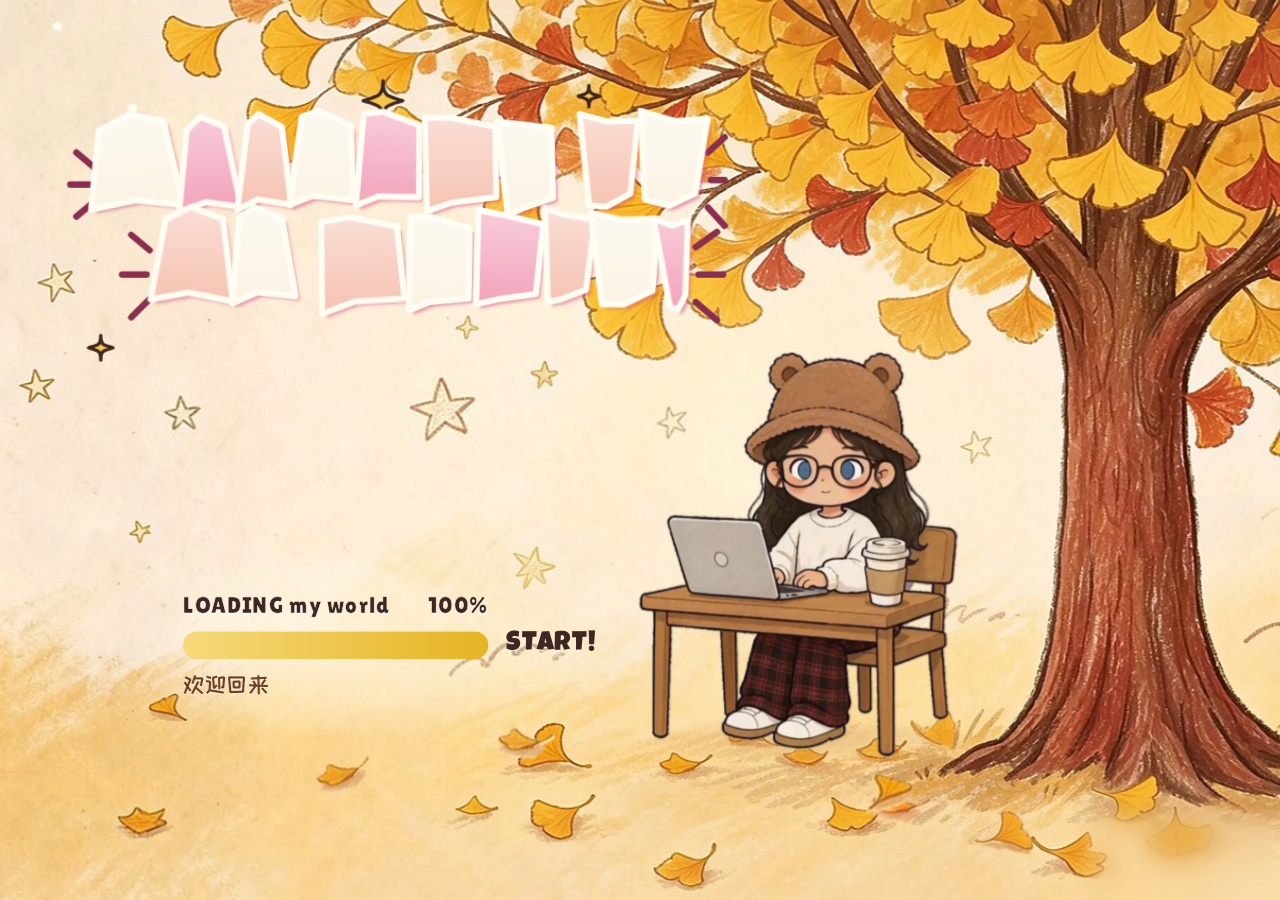
<file: index.html>
<!DOCTYPE html>
<html data-page-node-id="uf9NObnA7qAh4pCRuUaESZ" lang="zh-CN"><head data-page-node-id="cXukBU8Y6lHqiPuwDrWBFW">
<meta data-page-node-id="yLzslACl098ANMxnuLZBNL" charset="utf-8">
<meta data-page-node-id="acS5wAYROf0D25ht1BBY23" name="viewport" content="width=device-width, initial-scale=1, viewport-fit=cover">
<title data-page-node-id="cH0DsDI1pEmNt8kiTLUnnQ" data-pnid-children="a14bvpygU04GWcRUFdHseU">WELCOME TO MY WORLD!</title>
<meta data-page-node-id="59tQtquwHc7ccL5tpJKJvp" name="description" content="一个手绘涂鸦风的个人作品集网站">
<link data-page-node-id="Lc1Gu36JmD4LcWWNQdQkhx" rel="stylesheet" href="css/style.css?v=165">
<link rel="stylesheet" href="css/Folder.css?v=127">
<link rel="stylesheet" href="css/Lanyard.css?v=127">
<link rel="stylesheet" href="css/CircularGallery.css?v=128">
</head>
<body data-page-node-id="3900cgDUfE2XI4q4N7Qljw">
<div data-page-node-id="u7Vk5oiEFp1XCkKqclVmUv" class="ambient" aria-hidden="true"></div>

<main data-page-node-id="ojZbucOcCyoSik31iXOmGl" id="stage" role="main">

  <!-- ============ 1. 首页 / 加载页（D 方案：银杏纸 + 落叶进度） ============
       底图是用户自己的银杏插画；进度条跑到哪，落叶就铺到哪：
       8 片手绘银杏叶从树冠附近左右摇摆着飘下，落地即静止，
       地面由稀到密、人物桌脚下堆起一小撮。压在桌面/人物前的叶子已去掉。
       原来的黄色圆盘退成一层几乎看不见的暖光，不再有会涨的液体。 -->
  <section data-page-node-id="5HktA1XCuxjlDlIhgBWI5k" class="view is-active" data-view="loading" id="v-loading" aria-label="首页">
    <div data-page-node-id="kjqZ4LlB4N7eFIsI6OM8Oe" class="moon-tint" id="moon-tint" aria-hidden="true"></div>
    <div data-page-node-id="XSh7Uou5Q07CbZ2iQKCfA8" class="moon-halo" id="moon-halo" aria-hidden="true"></div>
    <div data-page-node-id="sxG3GKhfBCmxNpba8JuDDY" class="cut-title" id="cut-title" role="img" aria-label="WELCOME TO MY WORLD!"></div>
    <div data-page-node-id="yXMluOh3HPi9GqDZg6k1Bi" class="leaf-layer" id="leaf-layer" aria-hidden="true"></div>
    <div data-page-node-id="YnEzJ0MfdvX1v2vM8XJ7qe" class="foot-shadow" aria-hidden="true"></div>

    <!-- 自己的 64 帧人物：鼠标绕着她转，她会跟着转头；pointer-events:none 不挡点击 -->
    <div data-page-node-id="i7PZVpPxdJHIbur9hBla9P" class="loading-character" aria-hidden="true"><canvas data-page-node-id="eEmwkyQogLAnQPgiuzzgPu" id="loading-sprite"></canvas></div>
    <div data-page-node-id="oBTSbLm3Qw38GDWqDhGZCi" class="loading-ui">
      <div data-page-node-id="j1JEwXwVNXcsk6nieYDSKT" class="loading-line">
        <span data-page-node-id="Wz5ZBMGQKkfSl8Q3sbNwFu" id="loading-label" style="font-weight:400">LOADING my world</span>
        <span data-page-node-id="lCSH1bga9SiQIryCiBklHs" class="pct" id="loading-pct">0%</span>
      </div>
      <div data-page-node-id="A0RULwqkO8ACu5Pspw3P31" class="progress-track"><i data-page-node-id="vyxVwxHlK1RVoEv1NXBsv4" class="progress-fill" id="progress-fill"></i></div>
      <p data-page-node-id="7vxBQD1v6o1Lj9A1fqAr5G" class="loading-sub" id="loading-sub">加载中</p>
    </div>
    <button data-page-node-id="fn5OslL0PFjuT2fIuvzRGi" class="skip-btn" id="skip-btn" type="button">START!</button>
    <div data-page-node-id="8BkYOIdfjfbciwtAJXMlBZ" class="bottom-fade fade-autumn"></div>
  </section>

  <!-- ============ 2. 主菜单 / 首页 ============ -->
  <section data-page-node-id="tzDlsYRWZrmecbnebWNLPG" class="view" data-view="home" id="v-home" aria-label="首页">
    <img class="home-character" src="assets/character-ginkgo.png?v=eyefix2" alt="举着银杏叶的女孩" aria-hidden="true">
    <button class="home-back" type="button" data-go="loading" aria-label="返回第一页">← 返回</button>
    <div class="home-greeting" id="home-greeting" aria-hidden="true"></div>
    <div data-page-node-id="3edbAGDGLc1I51ACU33SGm" class="hotspots" id="home-hotspots"></div>
    <div data-page-node-id="VEA6BvjIyQ3DAWcvZpPrTJ" class="bottom-fade fade-autumn"></div>
    <div data-page-node-id="NJdC2dYZWZkbQfElwxrGYw" class="home-footer" id="home-footer"></div>
  </section>

  <!-- ============ 3. 简历页（纯 HTML 重建，方便改文案） ============ -->
  <section data-page-node-id="V9BaFeq1cCFBOK2S1nR7Zt" class="view view-paper" data-view="resume" id="v-resume" aria-label="简历">
    <div data-page-node-id="6nDc7rfXZBQlfzv35YGzRz" class="paper-frame">
      <button data-page-node-id="mENlG4tayoesGhWBNCnhhO" class="close-btn" type="button" data-close="" aria-label="返回首页">×</button>
      <a data-page-node-id="um55UZdSLHdT8INUZPk70I" class="pill-btn paper-action" id="resume-action" href="assets/resume.pdf" download="赵怡迪-实习三个月及以上.pdf">下载 PDF ↓</a>
      <div data-page-node-id="paMCkdOM5o9XQ0kUwBcMu6" class="paper-scroll">
        <div data-page-node-id="CHHNePHS1ZeauTX279np1U" class="resume-head">
          <div data-page-node-id="oqu0Kx0f2E71fc1eXBWjwG" class="resume-id">
            <p data-page-node-id="6Si8ajIpkmkK9E9gYuWQKd" class="eyebrow" id="resume-eyebrow"></p>
            <h1 data-page-node-id="NZmxtt7KMcgGFSTDM53zB9" id="resume-name"></h1>
            <p data-page-node-id="Q4h6zk1yUSuCZEffoHnoZm" class="resume-role" id="resume-role"></p>
            <ul data-page-node-id="HxSnANZh094n5ebnmdJDhs" class="contact" id="resume-contact"></ul>
          </div>
          <!-- 3D 挂绳工牌：盖在证件照位置，正面照片+姓名、背面联系方式，可拖拽甩动、点击翻面 -->
          <div class="resume-lanyard" id="resume-lanyard" aria-label="可交互的证件工牌"></div>
          <img data-page-node-id="mo8vkGZ6DKcIxa88HcHFkc" class="portrait" src="assets/portrait.png" alt="证件照">
        </div>
        <div data-page-node-id="K3VSMwZb6CusfbngX5XBrR" id="resume-sections"></div>
      </div>
    </div>
  </section>

  <!-- ============ 4. 项目经历 Demo 页 ============ -->
  <section data-page-node-id="8YL73pJJMgvbv2zy7eLd3b" class="view view-paper" data-view="demo" id="v-demo" aria-label="项目经历">
    <div class="paper-frame">
      <button class="close-btn" type="button" data-close="" aria-label="返回首页">×</button>
      <div class="demo-head">
        <p class="eyebrow" id="demo-eyebrow"></p>
        <h2 id="demo-title"></h2>
      </div>
      <div class="demo-timeline" id="demo-timeline"></div>
      <!-- React Bits <Folder /> 一比一组件的挂载点（reactFolder.enabled 时显示） -->
      <div class="react-folder-host" id="react-folder-host" hidden></div>
      <!-- 项目经历文件夹（未开启 folder.enabled 时退回这里的三张翻转卡） -->
      <div class="demo-projects" id="demo-projects"></div>
      <div class="demo-folder-wrap" id="demo-folder-wrap" hidden>
        <div class="df-shadow" aria-hidden="true"></div>
        <!-- 文件夹后页 + 标签 -->
        <div class="df-back" id="df-back">
          <span class="df-tab" id="df-tab"></span>
          <div class="df-back-inner" aria-hidden="true"></div>
        </div>
        <!-- 三张纸页（由 app.js 填充） -->
        <div class="df-papers" id="df-papers"></div>
        <!-- 文件夹前盖：点击翻开 / 合上 -->
        <button class="df-front" id="df-front" type="button" aria-label="打开项目文件夹">
          <span class="df-front-band" aria-hidden="true"></span>
          <span class="df-caption" id="df-caption"></span>
          <span class="df-open-hint" aria-hidden="true">点击翻开 ▾</span>
        </button>
        <p class="df-hint" id="df-hint"></p>
      </div>
      <!-- 纸页拖出来后放到桌面上的层 -->
      <div class="df-loose-layer" id="df-loose-layer" aria-hidden="true"></div>
      <div class="demo-footer" id="demo-footer"></div>
    </div>
  </section>

  <!-- ============ 5. 校园经历入口 —— 2 张手作纸卡（个人信息 md 第六节） ============ -->
  <section data-page-node-id="TLlp9Calka8xOJ7C3GU1PD" class="view view-paper" data-view="skills" id="v-skills" aria-label="校园经历">
    <div data-page-node-id="MfMASQhmbPo4sPwFskBgFa" class="paper-frame skills-frame">
      <button data-page-node-id="D6FVok0pOHWOpB9ysW5QHk" class="close-btn" type="button" data-close="" aria-label="返回首页">×</button>
      <!-- 与项目经历同款：时间轴 + 翻转卡 + 底部标签（文字由 app.js 填充） -->
      <div class="demo-head">
        <p class="eyebrow" id="campus-eyebrow"></p>
        <h2 id="campus-title"></h2>
      </div>
      <div class="demo-timeline" id="campus-timeline"></div>
      <div class="demo-projects" id="campus-projects"></div>
      <div class="demo-footer" id="campus-footer"></div>
    </div>
  </section>

  <!-- ============ 6. 实践经历入口（紫底）—— 内页形式已与技能工具互换：现为技能卡片网格 ============ -->
  <section data-page-node-id="3eIQW4xvu1bSYAe2Y4KjjQ" class="view" data-view="architect" id="v-architect" aria-label="建筑作品集">
    <div data-page-node-id="uVEhT4I4ih8G8S05p9LsoZ" class="paper-frame skills-frame">
      <button data-page-node-id="pOUD3V1xygScq4MvmmFjwI" class="close-btn" type="button" data-close="" aria-label="返回首页">×</button>
      <header data-page-node-id="qjd3pb3ujXf7XaH3CkjQCT" class="page-head">
        <p data-page-node-id="nZmvtUCXOYijKWugaH826q" class="eyebrow" id="skills-eyebrow"></p>
        <h2 data-page-node-id="RFM5uAFM2BoTSwDZPxKWIW" id="skills-title"></h2>
      </header>
      <div data-page-node-id="hZVr7gF0ZKw1OgDTUM0kXM" class="skills-grid" id="skills-grid"></div>
    </div>
  </section>

  <!-- ============ 7. 更多：视差旋转木马（五张生活照） ============ -->
  <section class="view view-more" data-view="more" id="v-more" aria-label="更多">
    <div class="more-stage">
      <div class="more-carousel" id="more-carousel"></div>
      <p class="more-tip">点一下照片可放大</p>
    </div>
    <button class="close-btn" type="button" data-close="" aria-label="返回首页">×</button>
  </section>

  <!-- ============ 8. 联系我：舞台内占位视图（真正的内容在下方全屏层） ============ -->
  <section class="view view-contact" data-view="contact" id="v-contact" aria-label="联系我"></section>

</main>

<!-- ============ 联系我全屏层：工牌铺满整个视口，拖动不会跑出边界 ============
     脱离 865×590 舞台的 transform/overflow 限制，工牌画布 = 整个窗口。
     只在 body.view-contact 时显示。HUD（返回/标题/提示）浮在工牌之上。 -->
<div class="contact-fullscreen" id="contact-fullscreen" aria-label="联系我">
  <div class="contact-lanyard" id="contact-lanyard" aria-label="可交互的证件工牌：拖动甩动，点击翻面"></div>
  <button class="close-btn" type="button" data-close="" aria-label="返回首页">×</button>
  <div class="contact-hud">
    <p class="contact-eyebrow">LET'S CONNECT</p>
    <h2 class="contact-title">联系我</h2>
    <p class="contact-hint">↔ 拖动甩一甩 · 点击翻到背面看联系方式</p>
  </div>
</div>

<script src="vendor/react.production.min.js"></script>
<script src="vendor/react-dom.production.min.js"></script>
<script src="vendor/three.min.js"></script>
<script src="js/lanyard-data.js?v=127"></script>
<script src="js/parallax-data.js?v=127"></script>
<script src="js/gradient-data.js?v=141"></script>
<script src="js/Lanyard.built.js?v=127"></script>
<script src="js/CircularGallery.built.js?v=128"></script>
<script src="js/Folder.built.js?v=127"></script>
<script data-page-node-id="fU5lZdygkhIHibjsAAQedH" src="js/content.js?v=146"></script>
<script src="js/resume-data.js"></script>
<script data-page-node-id="0nhVxnHMorYv4k26Ak6IoY" src="js/app.js?v=145"></script>


</body></html>
</file>
<file: css/style.css>
/* 站酷快乐体（免费商用）常用字子集，圆润手绘，跟进度条上方的英文粗体配套。
   需要改字时重跑 tools/embed_zh_font.py；源文件 assets/fonts/zcool-kuaile-subset.woff2。 */
@font-face{
  font-family:'ZCOOL KuaiLe';
  src:url([data-uri]) format('woff2');
  font-weight:400; font-style:normal; font-display:block;
}
/* ============================================================
   WELCOME TO MY WORLD — 一比一复刻版样式
   舞台固定 865 × 590（和素材图同尺寸），整体用 scale 适配屏幕，
   所以所有热区坐标都能和背景图严丝合缝。
   ============================================================ */

/* 剪贴字用的两款手绘粗体：已用 tools/embed_fonts.py 把 woff2 以 base64
   直接内嵌在下面的 src 里，不再额外请求字体文件。这样内置预览面板、
   file:// 直开、http 服务三种方式看到的都是同一款字，不会因为字体
   请求被拦截 / 旧 CSS 缓存而回退成系统默认细体。
   原始字体仍在 assets/fonts/（换字体时可重跑脚本）。
   Luckiest Guy 歪扭（当前用的），Lilita One 圆润（备用）；
   在 content.js 的 loading.titleStyle.font 里换名字即可切换。 */
@font-face{
  font-family:'Lilita One';
  src:url([data-uri]) format('woff2');
  font-weight:400; font-style:normal; font-display:block;
}
@font-face{
  font-family:'Luckiest Guy';
  src:url([data-uri]) format('woff2');
  font-weight:400; font-style:normal; font-display:block;
}

/* 手绘马克笔涂鸦体（Permanent Marker，OFL 开源）：第二页问候语用，内嵌保证各环境一致 */
@font-face{
  font-family:'Permanent Marker';
  src:url([data-uri]) format('woff2');
  font-weight:400; font-style:normal; font-display:block;
}

:root{
  --stage-w: 865px;
  --stage-h: 590px;
  --s: 1;
  --pink: #ec1687;
  --pink-deep: #cf0b74;
  --ink: #17121a;
  --cream: #fbf6ed;
  --yellow: #ffd83d;
  --font: "PingFang SC","Microsoft YaHei","Noto Sans SC","Hiragino Sans GB",system-ui,sans-serif;
}

*{ box-sizing:border-box; }
html,body{ height:100%; margin:0; }
body{
  font-family:var(--font);
  color:var(--ink);
  background:#180811;
  overflow:hidden;
  -webkit-font-smoothing:antialiased;
}
button{ font-family:inherit; cursor:pointer; }

/* 舞台外的氛围光 */
.ambient{
  position:fixed; inset:0;
  background:
    radial-gradient(ellipse 60% 55% at 50% 45%, rgba(236,22,135,.22), transparent 70%),
    radial-gradient(ellipse 90% 80% at 50% 120%, rgba(120,10,70,.35), transparent 70%),
    linear-gradient(160deg,#1c0916 0%,#120610 60%,#26091c 100%);
}
/* 第一屏铺满时舞台外沿的补色：窄高窗口收入构图后露出的几像素，
   用同款秋色水彩接住，不会出现黑边；第二页恢复上面的深色画框。 */
body.fullbleed-autumn .ambient{
  background:linear-gradient(to bottom, #F8E6CC 0%, #F8E6CC 58%, #F6CF90 100%);
}
/* 内页：两侧露出的底色按四个内页各自上色（用户 2026-11-17 选定）：
   关于我=雾霾蓝 / 技能=鼠尾草绿 / 项目=藕荷灰紫 / 实践=琥珀蜜。
   2026-11-17 定稿：保留四色，改回牛皮纸质感＝两组交叉纤维纹 + 柔和提光 + 同色系深浅渐变。
   --edge-1/2/3 是每页渐变的浅/中/深三色，--sh 是同色系投影色，由下面四个内页分别定义。 */
body.view-inner .ambient{
  background-color:var(--edge-2);
  background-image:
    repeating-linear-gradient(118deg, rgba(255,255,255,.10) 0 1px, transparent 1px 5px),
    repeating-linear-gradient(24deg, rgba(0,0,0,.05) 0 1px, transparent 1px 7px),
    radial-gradient(ellipse 82% 72% at 50% 38%, rgba(255,255,255,.26), transparent 74%),
    linear-gradient(150deg, var(--edge-1) 0%, var(--edge-2) 55%, var(--edge-3) 100%);
}
body.view-inner #stage{
  /* 第一层＝垫在卡片下的黄色卡纸，往右下偏移，从下方和右侧露出一条边；
     其余是同色系柔和投影，让上层卡片浮起来。 */
  box-shadow:
    9px 12px 0 0 #E6B422,
    0 18px 42px var(--sh),
    0 3px 10px var(--sh),
    0 0 0 1px rgba(62,39,35,.08);
}
/* 关于我：琥珀蜜（黄） */
body.inner-resume{ --edge-1:#E4C592; --edge-2:#D9A867; --edge-3:#C69553; --sh:rgba(120,78,30,.26); }
/* 技能工具：雾霾蓝 */
body.inner-skills{ --edge-1:#C2D3D9; --edge-2:#A9BCC4; --edge-3:#93AAB4; --sh:rgba(52,78,90,.24); }
/* 项目经历：鼠尾草绿 */
body.inner-demo{ --edge-1:#C1CCB3; --edge-2:#AAB69C; --edge-3:#98A688; --sh:rgba(74,90,58,.24); }
/* 实践经历：藕荷灰紫 */
body.inner-architect{ --edge-1:#CBBDC4; --edge-2:#BCA9B0; --edge-3:#AB97A0; --sh:rgba(84,66,76,.24); }

#stage{
  position:absolute; left:50%; top:50%;
  width:var(--stage-w); height:var(--stage-h);
  transform:translate(-50%,-50%) scale(var(--s));
  transform-origin:center center;
  border-radius:18px;
  overflow:hidden;
  box-shadow:0 40px 90px rgba(0,0,0,.6), 0 0 0 1px rgba(255,255,255,.08);
  background:#f6d9e6;
}

/* 第一屏铺满整个窗口：舞台按 cover 比例放大到边缘跑出窗口，
   四周深色背景、圆角、阴影都看不见；背景与人物用同一比例，树和人的位置不会错开。
   内页不带这个 class，仍是原来 865×590 的居中卡片。                     */
#stage.is-fullbleed{
  transform:translate(-50%,-50%) scale(var(--cover-s));
  border-radius:0; box-shadow:none; background:transparent;
}
/* 铺满时画面会被窗口裁掉一点，把贴边的文字 / 按钮往安全区里收。
   进度条左移后，START 按钮跟着一起用同一个 safe-x，才能始终贴着进度条右端。 */
#stage.is-fullbleed #v-loading .loading-ui{ left:calc(112px + var(--safe-x, 0px)); }
#stage.is-fullbleed #v-loading .skip-btn{
  left:calc(342px + var(--safe-x, 0px)); right:auto; bottom:auto;
}

/* ---------- 视图通用 ---------- */
.view{
  position:absolute; inset:0;
  opacity:0; visibility:hidden;
  transform:scale(.86);
  transition:opacity .42s ease, transform .52s cubic-bezier(.2,.9,.25,1), visibility .42s;
  overflow:hidden;
}
.view.is-active{ opacity:1; visibility:visible; transform:scale(1); z-index:2; }
.view.is-behind{ opacity:0; visibility:hidden; transform:scale(1.14); z-index:1; }
/* 直接通过网址进入内页时，跳过入场动画，避免闪一下加载页 */
#stage.instant .view{ transition:none !important; }

/* 第一屏底图：高清版 1243x848（原图真实像素，不缩小）+ 轻锐化，
   仍按 865x590 舞台尺寸显示 → 相当于 1.44x 像素密度，全屏放大 1.66~2.22 倍
   时树冠叶脉、树干纹理不会糊。生成脚本 tools/make_hires_paper.py。
   可选：bg-ginkgo-paper-hi.webp（高清不锐化）/ bg-ginkgo-paper.webp（旧低清）。
   三档树浓度（都已是高清）：浓树 hi-sharp（当前）/
   bg-ginkgo-paper-soft-hi.webp(28%) / bg-ginkgo-paper-soft55-hi.webp(55%)，
   想换浓度改 soften_tree.py 顶部 STRENGTH 重跑。                          */
#v-loading{ background:#F8E6CC url("../assets/bg-ginkgo-paper-hi-sharp.webp") 0 0/865px 590px no-repeat; }
/* 第二页：整屏铺满用户给的银杏草地水彩（天空、星星、落叶、草地都在原图里）。
   舞台本身透明，让底图从窗口左上到右下完整显示；四张卡片仍按 865×590
   舞台坐标居中摆放，不跟着 cover 放大，避免被窗口裁掉。 */
#v-home{
  --ink:#3E2723; --paper:#FDF3DE;
  background:transparent;
}
/* 第二页专用整屏背景：.ambient 是 position:fixed 的最底层，不受 #stage
   的 transform 影响；cover + 底对齐 → 任何窗口比例都是「米白天空在上、
   金色草地在下」，没有黑边，也不会把 3:1 的宽幅原图压扁或横向裁掉。 */
body.view-home .ambient{
  background:#F7E7CF url("../assets/bg-ginkgo-field-full.webp") center bottom/cover no-repeat;
}
/* 第二页舞台只去掉卡片外框/阴影/底色，不改缩放（继续用 --s 居中卡片）。 */
#stage.is-homebg{ background:transparent; border-radius:0; box-shadow:none; }
/* 底边渐隐原本是给 865×590 卡片收边用的；现在背景铺满窗口，
   它会在窄高窗口的舞台下沿留下一条明显的横线，直接去掉。 */
#v-home .bottom-fade{ display:none; }
/* 第二页人物（2026-11-21 改版）：放回正中，四张图标分列左右两边各两张。
   她不接收鼠标事件，不挡卡片点击。 */
#v-home .home-character{
  position:absolute; z-index:2; left:50%; top:50%;
  height:430px; width:auto; max-width:none;
  transform:translate(-50%,-50%);
  pointer-events:none; user-select:none;
  filter:drop-shadow(0 10px 12px rgba(62,39,35,.14));
}
/* 左上角手写问候语：一比一复刻参考图的手刷涂鸦字（透明底字图）。
   Hi, 一行 + 名字一行，像亲手刷上去的剪贴字。 */
#v-home .home-greeting{
  /* 草图里问候语占左上一整块：两行手写字，行距明显，整体略歪 */
  position:absolute; z-index:3; left:26px; top:22px;
  transform:rotate(-3deg);
  pointer-events:none; user-select:none;
}
/* 第一排「Hi, I'm」：两张字图并排，统一高度对齐基线；Hi 比之前小一号 */
#v-home .home-greeting .greet-line-1{
  display:flex; align-items:flex-end; gap:14px; margin-left:8px;
}
#v-home .home-greeting .greet-hi-img{
  display:block; height:60px; width:auto;
  filter:drop-shadow(2px 2px 0 rgba(255,251,238,.85));
}
#v-home .home-greeting .greet-im-img{
  display:block; height:52px; width:auto;
  filter:drop-shadow(2px 2px 0 rgba(255,251,238,.85));
}
/* 第二排名字：比之前大一号，单独一行 */
#v-home .home-greeting .greet-name-img{
  display:block; width:232px; height:auto; margin-top:8px;
  filter:drop-shadow(2px 2px 0 rgba(255,251,238,.85));
}
/* 回退文字样式（无字图时使用） */
#v-home .home-greeting .hi{
  display:block; font-size:26px; color:#9C3A2E; margin-bottom:4px;
}
/* 第二页左上角「← 返回」：回到第一页（加载页）。用 data-go="loading"
   走现成的全局点击委托，行为和内页的关闭按钮一致。手作纸片风格，
   和签名 / 页脚同源；z-index 压在卡片之上，保证一定点得到。 */
#v-home .home-back{
  /* 问候语已移除，返回按钮摆正放在画面左上角 */
  position:absolute; z-index:9; left:16px; top:18px; right:auto;
  transform:none;
  background:#FDF3DE; color:var(--ink);
  border:2px solid var(--ink); border-radius:14px 18px 12px 16px;
  padding:6px 15px;
  font-family:"ZCOOL KuaiLe","Microsoft YaHei",var(--font);
  font-size:14px; font-weight:400; line-height:1;
  box-shadow:2px 3px 0 rgba(230,180,34,.5);
  transition:transform .25s cubic-bezier(.22,1.22,.36,1), box-shadow .25s, background .2s;
}
#v-home .home-back:hover, #v-home .home-back:focus-visible{
  transform:translate(-2px,-3px); outline:none;
  background:#F8D9C6; box-shadow:4px 6px 0 rgba(230,180,34,.5);
}
#v-demo{ background:#F8F0DD url("../assets/bg-inner-paper.png") 0 0/865px 590px no-repeat; }

/* 录屏底边残留的遮挡条，顺便承载页脚内容 */
.bottom-fade{ position:absolute; left:0; right:0; bottom:0; height:104px; pointer-events:none; z-index:3; }
.fade-pink{ background:linear-gradient(to bottom, rgba(236,22,135,0) 0%, rgba(226,16,124,.92) 34%, #d50e79 100%); }
.fade-cream{ background:linear-gradient(to bottom, rgba(250,246,238,0) 0%, #f7f2e9 24%, #f7f2e9 100%); }
/* 银杏纸版：底图本来没有录屏文字，只留一层极淡暖色收住画面下沿 */
.fade-autumn{
  background:linear-gradient(to bottom,
    rgba(246,207,144,0) 0%, rgba(246,207,144,.08) 68%, rgba(246,207,144,.18) 100%);
}
#v-demo .bottom-fade{ height:122px; }

/* ---------- 1. 加载页 ---------- */
.moon-tint{
  position:absolute; left:474px; top:132px; width:352px; height:352px;
  border-radius:50%; background:#f7a9c6; opacity:0; mix-blend-mode:multiply;
  transition:opacity .2s linear; pointer-events:none;
}
.loading-ui{ position:absolute; left:112px; top:388px; width:218px; z-index:4; }
.loading-line{
  display:flex; justify-content:space-between; align-items:baseline;
  font-size:11px; font-weight:800; letter-spacing:.4px;
  color:#fff; text-shadow:0 1px 3px rgba(120,0,60,.7);
}
.loading-line .pct{ font-size:11px; }
.progress-track{
  margin-top:8px; height:18px; border-radius:20px;
  background:#ffe58a; border:2px solid rgba(255,255,255,.85);
  box-shadow:0 3px 8px rgba(140,0,70,.28); overflow:hidden;
}
.progress-fill{
  display:block; height:100%; width:0%;
  border-radius:20px 0 0 20px;
  background:linear-gradient(90deg,#ff5f9e,#f5187f);
  transition:width .12s linear;
}
.loading-sub{
  margin:9px 0 0; font-size:9.5px; font-weight:700; letter-spacing:1px;
  color:#ffe9f4; text-shadow:0 1px 2px rgba(120,0,60,.6);
}
.skip-btn{
  position:absolute; right:20px; bottom:16px; z-index:5;
  border:0; background:rgba(255,255,255,.2); color:#fff;
  font-size:10px; font-weight:700; letter-spacing:.5px;
  padding:6px 12px; border-radius:20px;
}
.skip-btn:hover{ background:rgba(255,255,255,.38); }
/* 进度跑满后：按钮变成一个明确的「进入」，页面停在这里等用户点 */
.skip-btn.is-ready{
  background:#fff; color:var(--ink);
  border:2px solid var(--ink);
  font-size:12px; padding:9px 20px;
  box-shadow:2px 3px 0 rgba(23,18,26,.8);
  animation:enter-nudge 1.7s ease-in-out infinite;
}
.skip-btn.is-ready:hover{ background:var(--yellow); animation:none; transform:translate(-1px,-2px); }
@keyframes enter-nudge{ 0%,100%{ transform:translateY(0); } 50%{ transform:translateY(-4px); } }

/* ---------- 1b. 第一屏：银杏纸 + 落叶进度 ----------
   全部用 #v-loading 限定，第二页及内页完全不受影响。
   颜色变量由 app.js 从 content.js 的 loading.palette 注入。          */
#v-loading{
  --ink:#3E2723; --paper:#F8E6CC; --cut-paper:#FDF3DE;
  --halo-core:#FFF3D6; --halo-edge:#F6CF90;
  --bar-top:#F6D97A; --bar-bottom:#E6B422;
  --track:#FFFBF0; --wash:#F6CF90;
}
/* 随进度慢慢亮起来的一层暖光（整屏，极淡） */
#v-loading .moon-tint{
  left:0; top:0; width:100%; height:100%; border-radius:0; z-index:1;
  background:radial-gradient(ellipse at 56% 58%, rgba(255,222,140,.55) 0%, rgba(255,222,140,0) 64%);
  mix-blend-mode:soft-light;
}
/* 月亮退成一层几乎看不见的暖光，藏在人物背后，不再有硬边圆盘 */
.moon-halo{
  position:absolute; z-index:1; pointer-events:none; border-radius:50%;
  background:radial-gradient(circle at 50% 50%,
    rgba(255,246,214,.62) 0%, rgba(255,236,180,.28) 46%, rgba(246,207,144,0) 72%);
  opacity:.4; transition:opacity .35s linear;
}
/* 左上剪贴字：样式一比一复刻原版手绘剪贴字（文案 WELCOME TO / MY WORLD!）
   一个字母一张手撕纸片，纸片本体（不规则四边形 + 白色撕边 + 粉色错位影 +
   撑满纸片的粗黑手绘字）全部由 app.js 生成 SVG，这里只管排版与错落。
   全部用 #v-loading 限定，第二页及内页完全不受影响。
   位置按用户要求整体往左下微调过：52/32 → 38/46；铺满窗口时仍由
   --safe-x/y 自动内收，不会贴死在窗口边缘。想再挪只改下面这两个数。 */
#v-loading .cut-title{
  position:absolute; left:calc(38px + var(--safe-x,0px)); top:calc(46px + var(--safe-y,0px));
  width:456px; height:190px; z-index:6; pointer-events:none;
}
#v-loading .cut-deco{
  position:absolute; left:0; top:0; width:456px; height:190px;
  overflow:visible; pointer-events:none;
}
#v-loading .cut-line{
  display:flex; align-items:flex-start; height:60px; gap:0;
}
#v-loading .cut-line.l1{ margin-top:22px; padding-left:14px; }
#v-loading .cut-line.l2{ margin-top:4px; padding-left:54px; }
#v-loading .cut-letter{
  position:relative; display:block; flex:0 0 auto;
  /* 把 hover 抬起量并进 transform（用 --lift-y），兼容不支持 CSS translate 单独属性的老浏览器 */
  transform:translateY(calc(var(--dy,0px) + var(--lift-y,0px))) rotate(var(--rot,0deg));
  transform-origin:50% 70%;
}
/* 白撕边比纸片大 2.5px，会被 SVG 视口裁掉，所以必须允许溢出 */
#v-loading .cut-paper{ display:block; overflow:visible; }
#v-loading .cut-gap{ display:block; flex:0 0 16px; height:1px; }

/* ---------- 标题逐字入场动画（SplitText 等价，纯 CSS，无依赖） ----------
   .cut-letter 靠 transform: translate(var(--dy)) rotate(var(--rot)) 定位，
   所以动画不再直接写 transform 覆盖它，而是把「入场位移」和「hover 抬起」
   分别交给内层 SVG（.cut-paper）和 SVG 的 translate 属性：
     · 入场：给 .cut-paper 做位移动画（不影响外层纸片的歪斜/间距）
     · hover：给外层 .cut-letter 加 translate（CSS translate 属性与 transform 可叠加）
   每个字母用 --stagger 延迟，做出一个接一个揭示的效果。                    */
#v-loading .cut-title.title-anim .cut-letter .cut-paper{
  opacity:0; will-change:transform,opacity;
  transform-box:fill-box; transform-origin:50% 50%;
  animation:cutIn var(--cut-dur,900ms) cubic-bezier(.22,1,.32,1) var(--stagger,0ms) both;
}
/* 装饰：放射线 + 星星，等字母揭示得差不多再淡入 */
#v-loading .cut-title.title-anim .cut-deco{
  opacity:0; transform-box:fill-box; transform-origin:50% 50%;
  animation:cutDecoIn 700ms ease-out var(--stagger,0ms) both;
}
@keyframes cutDecoIn{ 0%{ opacity:0; transform:scale(.7); } 100%{ opacity:1; transform:scale(1); } }

/* 兜底：effect 填了不认识的值时也用 rise，纸片不会消失 */
@keyframes cutIn{
  0%{ opacity:0; transform:translateY(40px); }
  100%{ opacity:1; transform:translateY(0); }
}
/* effect = rise（默认）：从下方 40px 浮起 + 淡入，和 SplitText 的 rise 一致 */
#v-loading .cut-title.effect-rise .cut-letter .cut-paper{ animation-name:cutRise; }
@keyframes cutRise{
  0%{ opacity:0; transform:translateY(40px); }
  100%{ opacity:1; transform:translateY(0); }
}
/* fade：原地淡入 */
#v-loading .cut-title.effect-fade .cut-letter .cut-paper{ animation-name:cutFade; }
@keyframes cutFade{ 0%{ opacity:0; } 100%{ opacity:1; } }
/* pop：从 0 放大弹出，带一点回弹 */
#v-loading .cut-title.effect-pop .cut-letter .cut-paper{ animation-name:cutPop; }
@keyframes cutPop{
  0%{ opacity:0; transform:scale(.3); }
  70%{ opacity:1; transform:scale(1.12); }
  100%{ opacity:1; transform:scale(1); }
}
/* blur：由模糊到清晰 */
#v-loading .cut-title.effect-blur .cut-letter .cut-paper{ animation-name:cutBlur; }
@keyframes cutBlur{
  0%{ opacity:0; filter:blur(10px); }
  100%{ opacity:1; filter:blur(0); }
}
/* flip：绕底边 3D 翻起（父层给透视） */
#v-loading .cut-title.effect-flip .cut-letter{ perspective:400px; }
#v-loading .cut-title.effect-flip .cut-letter .cut-paper{ animation-name:cutFlip; }
@keyframes cutFlip{
  0%{ opacity:0; transform:rotateX(-90deg); transform-origin:50% 100%; }
  100%{ opacity:1; transform:rotateX(0); transform-origin:50% 100%; }
}
/* skew：斜着滑入 */
#v-loading .cut-title.effect-skew .cut-letter .cut-paper{ animation-name:cutSkew; }
@keyframes cutSkew{
  0%{ opacity:0; transform:translateX(-18px) skewX(-22deg); }
  100%{ opacity:1; transform:translateX(0) skewX(0); }
}
/* wave：从下方小幅浮起，配合从中间错开就有波浪感 */
#v-loading .cut-title.effect-wave .cut-letter .cut-paper{ animation-name:cutWave; }
@keyframes cutWave{
  0%{ opacity:0; transform:translateY(26px); }
  60%{ opacity:1; transform:translateY(-6px); }
  100%{ opacity:1; transform:translateY(0); }
}

/* hover 抬起：走 transform + --lift-y，任何现代浏览器都支持；
   :hover 是纯 CSS 兜底，即使 JS 事件没绑上也能抬起来 */
#v-loading .cut-title.title-anim .cut-letter{
  /* 父容器 pointer-events:none，这里单独打开，字母才能接收 hover；
     标题在左上角，不挡进度条 / START / 人物 */
  pointer-events:auto;
  transition:transform .28s cubic-bezier(.22,1.22,.36,1), filter .28s;
}
#v-loading .cut-title.title-anim .cut-letter:hover,
#v-loading .cut-title.title-anim .cut-letter.is-lift{
  --lift-y:-8px;
  filter:drop-shadow(0 6px 6px rgba(62,39,35,.22));
}
/* 尊重系统「减少动态效果」：直接显示，不做动画 */
@media (prefers-reduced-motion: reduce){
  #v-loading .cut-title.title-anim .cut-letter .cut-paper,
  #v-loading .cut-title.title-anim .cut-deco{ animation:none !important; opacity:1 !important; }
}

/* 落叶：整层在人物后面（压在桌面/人物前的那层已去掉）。
   位置、左右摇摆、空中翻面、落地静止全部由 app.js 逐帧算好写进
   inline transform；这里刻意不加 transition，否则会和逐帧更新打架。 */
.leaf-layer{ position:absolute; inset:0; z-index:2; pointer-events:none; }
.leaf{
  position:absolute; left:0; top:0; width:var(--lw,36px); height:auto;
  opacity:0; will-change:transform,opacity;
  transform-origin:50% 60%;
}
.leaf-in{ display:block; }
/* 贴片是手绘 PNG：镜像和轻微色差都在 img 上做 */
.leaf-img{
  display:block; width:100%; height:auto;
  transform:scaleX(var(--flip,1)); filter:var(--tint,none);
}

/* 人物桌脚下的一小片软影：让她真的「落」在地面上 */
.foot-shadow{
  position:absolute; z-index:2; pointer-events:none; border-radius:50%;
  background:radial-gradient(ellipse at 50% 50%, rgba(182,107,52,.24) 0%, rgba(182,107,52,0) 72%);
}
/* 64 帧人物：不吃鼠标事件 */
.loading-character{ position:absolute; z-index:4; pointer-events:none; }
.loading-character canvas{ display:block; width:100%; height:100%; }
#v-loading .bottom-fade{ height:114px; z-index:3; }
/* 进度条往左挪（152 → 112）；后面垫一层米白晕染，让文字更清楚。
   START 紧贴进度条右端：left 112 + 进度条宽 218 + 间隙 12 = 342。
   「不要框」：进度条去掉深棕描边和硬投影，只留一条淡墨棕底槽；
   START 去掉黄底 + 粗边框 + 投影，变成一行纯墨棕粗体字。
   字号整体放大：英文/百分比 15px、下方小字 14px、START 18px。 */
#v-loading .loading-ui{ left:112px; top:388px; width:218px; z-index:6; }
#v-loading .loading-ui::before{
  content:""; position:absolute; inset:-28px -34px -26px -34px; z-index:-1;
  background:radial-gradient(ellipse at 50% 50%,
    rgba(255,251,238,.72) 0%, rgba(255,251,238,.38) 46%, rgba(255,251,238,0) 76%);
  pointer-events:none;
}
/* 复刻原版进度条上方文字：圆润鼓鼓的手绘粗体（Lilita One 已内嵌），
   字母保留大小写（LOADING my world），字距稍松。字体本身够粗，别再合成加粗。 */
#v-loading .loading-line{
  font-family:"Lilita One","Arial Rounded MT Bold",var(--font);
  font-size:15px; font-weight:400; line-height:1.2; letter-spacing:.7px;
  color:var(--ink); text-shadow:0 1px 0 rgba(255,251,238,.95);
  /* 不改字体，用背景色薄描边把笔画视觉上削细一点；0.4px 清晰又不变形 */
  -webkit-text-stroke:.4px rgba(250,244,228,.92);
}
#v-loading .loading-line .pct{ font-size:15px; letter-spacing:.3px; }
#v-loading .progress-track{
  height:18px; box-sizing:border-box;
  border:0; box-shadow:none; background:rgba(182,107,52,.14);
}
#v-loading .progress-fill{ background:linear-gradient(90deg,var(--bar-top),var(--bar-bottom)); }
/* 下方中文换成和英文同源的圆润手绘体（站酷快乐体，已内嵌常用字），
   跟上面的 Lilita One 粗体气质一致；字体本身有粗度，font-weight 保持 400。
   浅色纸底上白色看不见，所以颜色继续用深棕 + 浅色下沿阴影。 */
#v-loading .loading-sub{
  font-family:"ZCOOL KuaiLe","Microsoft YaHei","PingFang SC","Hiragino Sans GB",var(--font);
  color:#6B4226; font-size:15px; font-weight:400; letter-spacing:.2px;
  text-shadow:0 1px 0 rgba(255,251,238,.95);
}
/* 加载阶段整个按钮不显示（content.js 的 showSkip:false 加 .is-hidden），
   跑满后 .is-ready 把同一个按钮显示成 START！ */
#v-loading .skip-btn{
  left:342px; top:406px; right:auto; bottom:auto;
  z-index:7; height:32px; padding:0;
  display:flex; align-items:center; justify-content:flex-start; white-space:nowrap;
  background:none; border:0; border-radius:0; box-shadow:none; color:var(--ink);
}
#v-loading .skip-btn.is-hidden{ display:none; }
#v-loading .skip-btn:hover{ background:none; }
#v-loading .skip-btn.is-ready,
#v-loading .skip-btn.is-hidden.is-ready{
  display:flex; animation:none;
  /* 跟上方标题同一款手绘粗黑体（内嵌在 CSS 里，不会额外请求字体文件）；
     这款字体本身就很粗，font-weight 保持 400，别让浏览器再合成加粗糊成一团。 */
  font-family:"Luckiest Guy","Arial Black",Impact,var(--font);
  font-size:18px; font-weight:400; letter-spacing:.5px; line-height:1;
  color:var(--ink); background:none; border:0; border-radius:0;
  box-shadow:none; padding:0;
  text-shadow:0 1px 0 rgba(255,251,238,.95);
}
#v-loading .skip-btn.is-ready:hover,
#v-loading .skip-btn.is-hidden.is-ready:hover{
  background:none; color:#B66B34; transform:translateX(3px);
}
/* 窄高窗口左右被裁得多：进度条收窄到 200，按钮跟着贴到新右端 */
@media (max-aspect-ratio: 3/2){
  #stage.is-fullbleed #v-loading .loading-ui{ width:200px; }
  #stage.is-fullbleed #v-loading .skip-btn{ left:calc(324px + var(--safe-x, 0px)); }
}

/* ---------- 2. 首页热区 ---------- */
.hotspots{ position:absolute; inset:0; z-index:4; }
.hotspot{
  position:absolute; display:block; padding:0; border:0; background:transparent;
  border-radius:26px; outline:none;
  transition:background .2s, box-shadow .2s, transform .28s cubic-bezier(.2,.9,.3,1.2);
}
.hotspot::after{
  content:""; position:absolute; inset:6px; border-radius:24px;
  border:2px dashed transparent; transition:border-color .25s, transform .35s;
}
.hotspot:hover, .hotspot:focus-visible{
  background:rgba(255,255,255,.10);
  box-shadow:0 8px 24px rgba(120,0,60,.20);
  transform:translateY(-4px) rotate(-1deg);
}
.hotspot:hover::after, .hotspot:focus-visible::after{
  border-color:rgba(255,255,255,.85); transform:scale(.96) rotate(1.5deg);
}
.hotspot .tip{
  position:absolute; left:50%; bottom:-6px; transform:translate(-50%,14px);
  background:#fff; color:var(--ink); border:2px solid var(--ink);
  border-radius:20px; padding:4px 12px; font-size:11px; font-weight:800;
  white-space:nowrap; box-shadow:2px 3px 0 rgba(23,18,26,.85);
  opacity:0; pointer-events:none; transition:opacity .22s, transform .28s;
}
.hotspot:hover .tip, .hotspot:focus-visible .tip{ opacity:1; transform:translate(-50%,2px); }
.hotspot.mascot:hover{ background:transparent; box-shadow:none; }
.hotspot.mascot:hover::after{ border-color:transparent; }

/* ---------- 2b. 第二页四张手绘纸片入口 ----------
   图标是独立 SVG 卡片，不再烧在背景图里；hover 时整张卡片放大 + 弹性回弹，
   相邻卡片反向轻转，保留原来「手贴上去」的感觉。 */
#home-hotspots{ --hover-scale:1.15; }
#home-hotspots .hotspot.home-entry{
  z-index:1; border-radius:0; outline:none;
  transition:filter .3s;
}
/* 纸片底色已去掉：水彩图标直接贴在背景上，只保留图标自身的贴纸阴影 */
.home-card{
  position:relative; display:flex; flex-direction:column; align-items:center; justify-content:center;
  width:100%; height:100%; padding:10px 8px 8px; box-sizing:border-box;
  transform:rotate(var(--rot,0deg)); transform-origin:50% 50%;
  transition:transform .38s cubic-bezier(.22,1.22,.36,1);
}
.home-icon{ display:block; width:96%; max-width:208px; }
/* 技能/项目/实践三个图标比"关于我"再大一号 */
#home-hotspots .hotspot.icon-lg .home-icon{ width:100%; max-width:228px; }
#home-hotspots .hotspot.icon-lg .home-icon-img{ max-height:172px; }
/* 项目经历（demo）图标单独上移一点：只挪图标，下方文字与卡片落点不变 */
#home-hotspots .hotspot[data-go="demo"] .home-icon{ transform:translateY(-18px); }
.home-icon svg{ display:block; width:100%; height:auto; }
/* 日系卡通图标：透明 PNG，直接贴在整屏水彩背景上，带一点点浮起贴纸阴影 */
.home-icon-img{
  display:block; width:100%; height:auto; max-height:120px; object-fit:contain;
  filter:drop-shadow(1px 2px 0 rgba(156,58,46,.16)) drop-shadow(0 4px 7px rgba(62,39,35,.14));
}
.home-label{ font-size:19px; margin-top:3px; }
.home-en{ font-size:10px; letter-spacing:1.5px; margin-top:4px; }
.home-label{
  margin-top:5px; font-family:"ZCOOL KuaiLe","Microsoft YaHei",var(--font);
  font-size:24px; font-weight:400; line-height:1; color:var(--ink);
  text-shadow:0 1px 0 rgba(255,251,238,.95);
}
.home-en{
  margin-top:6px; font-family:"Lilita One","Arial Rounded MT Bold",sans-serif;
  font-size:12px; letter-spacing:2px; color:#9C3A2E;
}
#home-hotspots .hotspot.home-entry::after{ display:none; }
#home-hotspots .hotspot.home-entry:hover,
#home-hotspots .hotspot.home-entry:focus-visible{
  z-index:8; background:transparent; box-shadow:none; transform:none; outline:none;
  filter:drop-shadow(0 8px 12px rgba(62,39,35,.20));
}
#home-hotspots .hotspot.home-entry:hover .home-card,
#home-hotspots .hotspot.home-entry:focus-visible .home-card{
  transform:rotate(var(--rot,0deg)) scale(var(--hover-scale)) rotate(-2deg);
}
#home-hotspots .hotspot.home-entry:nth-child(even):hover .home-card,
#home-hotspots .hotspot.home-entry:nth-child(even):focus-visible .home-card{
  transform:rotate(var(--rot,0deg)) scale(var(--hover-scale)) rotate(2deg);
}
.signature{
  /* 三卡布局后左下被「项目经历」占用，签名移到右下角草地空白处 */
  position:absolute; right:22px; left:auto; top:500px; z-index:5;
  text-align:center; transform:rotate(-2deg);
  background:#FDF3DE; border:2px solid var(--ink); border-radius:5px 11px 6px 12px;
  padding:5px 14px;
  font-family:"ZCOOL KuaiLe","Microsoft YaHei",var(--font);
  font-size:14px; font-weight:400; letter-spacing:.5px; color:var(--ink);
  box-shadow:2px 3px 0 rgba(230,180,34,.5);
}
.home-footer{
  position:absolute; left:0; right:0; bottom:14px; z-index:5;
  display:flex; justify-content:center; gap:12px;
}
.home-footer a{
  display:inline-flex; align-items:center; text-decoration:none;
  background:#FDF3DE; color:var(--ink);
  border:2px solid var(--ink); border-radius:14px 18px 12px 16px;
  padding:6px 16px;
  font-family:"ZCOOL KuaiLe","Microsoft YaHei",var(--font);
  font-size:13px; font-weight:400;
  box-shadow:2px 3px 0 rgba(230,180,34,.5);
  transition:transform .25s cubic-bezier(.22,1.22,.36,1), box-shadow .25s;
}
.home-footer a:hover{ transform:translate(-2px,-3px) rotate(-2deg); box-shadow:4px 6px 0 rgba(230,180,34,.5); }

/* ---------- 内页纸张通用（2026-11-17：四页统一米白银杏纸底，去掉粉色模板） ---------- */
.view-paper{ background:#F8F0DD; }
.paper-frame{
  position:absolute; inset:0;
  background:#F8F0DD url("../assets/bg-inner-paper.png") center center/865px 590px no-repeat;
  border:3px solid #efe2c4;
  border-radius:22px;
  box-shadow:inset 0 0 50px rgba(156,58,46,.05);
  overflow:hidden;
}
.close-btn{
  position:absolute; right:16px; top:12px; z-index:9;
  width:44px; height:44px; border-radius:50%;
  background:var(--yellow); border:3px solid var(--ink);
  color:var(--ink); font-size:26px; line-height:1; font-weight:900;
  box-shadow:2px 3px 0 rgba(23,18,26,.8);
  transition:transform .2s, box-shadow .2s;
}
.close-btn:hover{ transform:rotate(12deg) scale(1.06); box-shadow:4px 5px 0 rgba(23,18,26,.8); }
.eyebrow{
  margin:0; color:#9C3A2E; font-size:10.5px; font-weight:900;
  letter-spacing:2px; text-transform:uppercase;
}
.page-head{ position:absolute; left:44px; top:20px; z-index:3; }
.page-head h2{ margin:3px 0 0; font-size:21px; font-weight:900; letter-spacing:.3px; }

/* ---------- 3. 简历页 ---------- */
.paper-action{
  position:absolute; right:74px; top:18px; z-index:8;
  background:#E6B422; border:2px solid var(--ink); border-radius:20px;
  padding:6px 14px; font-size:11px; font-weight:800;
  box-shadow:2px 3px 0 rgba(23,18,26,.7);
}
.paper-action:hover{ transform:translate(-1px,-1px); }
.paper-scroll{
  position:absolute; left:44px; right:44px; top:92px; bottom:22px;
  overflow:auto; padding-right:12px;
  scrollbar-width:thin; scrollbar-color:#d9b24c transparent;
}
.paper-scroll::-webkit-scrollbar{ width:6px; }
.paper-scroll::-webkit-scrollbar-thumb{ background:#d9b24c; border-radius:6px; }
.resume-head{ display:flex; justify-content:space-between; align-items:flex-start; gap:20px; }
.resume-id h1{ margin:4px 0 2px; font-size:32px; font-weight:900; letter-spacing:1px; }
.resume-role{ margin:0 0 10px; font-size:12px; color:#6c5d63; font-weight:700; }
.contact{ list-style:none; margin:0; padding:0; }
.contact li{ font-size:11.5px; color:#4c4146; line-height:1.7; }
.contact b{ display:inline-block; width:36px; color:#8a7a80; font-weight:700; }
.portrait{
  width:88px; height:108px; object-fit:cover; object-position:top center;
  border:3px solid #fff; box-shadow:0 3px 10px rgba(0,0,0,.18);
  background:#e9e2dc;
}
/* 简历页 3D 挂绳工牌：占据 header 右侧，卡片可拖拽甩动、点击翻面。
   原证件照作为无 WebGL 时的回退，工牌成功挂载后被隐藏。 */
.resume-lanyard{
  position:relative; width:232px; height:300px; flex:0 0 232px;
  margin-top:-20px; margin-right:6px;
  pointer-events:auto; touch-action:pan-y;
}
.portrait.is-replaced{ display:none; }
/* 工牌画布不吃掉整页滚动：只有卡片区域接收指针事件 */
.resume-lanyard .lanyard-canvas{ cursor:grab; }
.resume-lanyard .lanyard-canvas:active{ cursor:grabbing; }
.resume-section{ margin-top:22px; }
/* 工牌已移至联系页，简历页残留的空容器不再撑高头部（否则正文被顶下一大截） */
#resume-lanyard{ display:none; }
.resume-section h3{
  margin:0 0 8px; font-size:15px; font-weight:900;
  border-bottom:2px solid var(--ink); padding-bottom:5px;
}
.resume-row{
  display:grid; grid-template-columns:1.4fr 1fr auto; gap:8px;
  font-size:11.5px; line-height:1.9; padding:2px 0;
  border-bottom:1px dashed rgba(23,18,26,.16);
}
.resume-row span:nth-child(3){ color:#7a6a70; font-variant-numeric:tabular-nums; }
.resume-notes{ margin:9px 0 0; padding-left:16px; }
.resume-notes li{ font-size:11px; line-height:1.75; color:#4c4146; margin-bottom:3px; }

/* ---------- 4. Demo 页：三张 3:4 手绘项目卡 ---------- */
.demo-head{ position:absolute; left:44px; top:24px; z-index:3; }
.demo-head h2{ margin:4px 0 0; font-size:21px; font-weight:900; letter-spacing:.3px; color:var(--ink); }
.demo-timeline{
  position:absolute; left:56px; right:56px; top:104px; z-index:3;
  display:flex; justify-content:space-between; align-items:center;
}
.demo-timeline::before{
  content:""; position:absolute; left:6%; right:6%; top:50%; height:0;
  border-top:2px dashed rgba(62,39,35,.28);
}
.tl-node{
  position:relative; z-index:1; display:flex; flex-direction:column; align-items:center; gap:5px;
  font-size:10.5px; font-weight:800; color:var(--ink);
  background:rgba(253,243,222,.92); border:1.5px solid rgba(62,39,35,.55);
  border-radius:12px; padding:3px 10px; box-shadow:1px 2px 0 rgba(62,39,35,.18);
  transform:none;
}
.tl-node:nth-child(even){ transform:none; }
.tl-dot{
  position:absolute; top:-11px; left:50%; transform:translateX(-50%);
  width:9px; height:9px; border-radius:50%; background:var(--yellow);
  border:2px solid var(--ink);
}
.demo-projects{
  position:absolute; left:0; right:0; top:150px; z-index:2;
  display:flex; justify-content:center; align-items:flex-start; gap:16px;
}
/* React Bits <Folder /> 一比一组件挂载点 */
.react-folder-host{
  position:absolute; left:0; right:0; top:198px; z-index:2;
  display:flex; justify-content:center; align-items:flex-start;
  min-height:320px;
}
.react-folder-host[hidden]{ display:none; }
.react-folder-host .folder-root{ flex:none; }
/* 组件内部字体走系统字体，避免手撕纸片字体影响英文标签 */
.react-folder-host .folder-root,
.react-folder-host .folder-tab-text{ font-family:var(--font-sans, system-ui, sans-serif); }

/* ---- 项目翻转卡：正面插画，背面项目介绍 ---- */
.fc-root{
  position:relative; width:100%; height:100%;
  perspective:1000px; cursor:pointer; user-select:none;
}
.fc-inner{
  position:relative; width:100%; height:100%;
  transform-style:preserve-3d;
  transition:transform .72s cubic-bezier(.2,.75,.25,1);
}
.fc-root.is-flipped .fc-inner{ transform:rotateY(180deg); }
.fc-face{
  position:absolute; inset:0; overflow:hidden; border-radius:6px;
  -webkit-backface-visibility:hidden; backface-visibility:hidden;
  box-sizing:border-box;
}
/* 正面：插画 + 编号 + 标题，描边按红/绿/紫变化 */
.fc-front{
  background:#fffdf8;
  border:2.5px solid var(--fc-accent);
  box-shadow:inset 0 0 0 3px #fffdf8, inset 0 0 0 4.5px var(--fc-accent);
  padding:9px 8px 8px;
  display:flex; flex-direction:column;
}
.fc-front img{
  display:block; width:100%; flex:1 1 auto; min-height:0;
  object-fit:contain; border-radius:3px;
}
.fc-no{ font-size:9px; font-weight:900; color:var(--fc-accent); letter-spacing:.5px; line-height:1.1; }
.fc-title{ font-size:11.5px; font-weight:900; color:var(--ink); line-height:1.2; margin-top:2px; }
.fc-stat{ font-size:8.5px; font-weight:700; color:#7a6a63; line-height:1.2; margin-top:2px; }
/* 背面：项目介绍原文 */
.fc-back{
  transform:rotateY(180deg);
  background:var(--fc-tint);
  border:2.5px solid var(--fc-accent);
  box-shadow:inset 0 0 0 3px var(--fc-tint), inset 0 0 0 4.5px var(--fc-accent);
  padding:12px 11px 10px;
  display:flex; flex-direction:column;
}
.fc-back-no{ font-size:8.5px; font-weight:900; letter-spacing:.5px; color:var(--fc-accent); }
.fc-back-title{ font-size:11.5px; font-weight:900; color:var(--ink); margin:3px 0 5px; line-height:1.2; }
.fc-back-detail{
  flex:1 1 auto; min-height:0; overflow:auto;
  font-size:9px; line-height:1.45; color:#4a3b35;
  scrollbar-width:thin;
}
.fc-back-detail strong{ font-weight:900; color:var(--fc-accent); }
.fc-back-detail .pc-para{ display:block; }
.fc-back-detail .pc-para + .pc-para{ margin-top:5px; }
.fc-tip{ font-size:8px; font-weight:800; color:var(--fc-accent); margin-top:5px; text-align:right; opacity:.8; }
.proj-card{
  position:relative; width:240px; height:405px; flex:none; box-sizing:border-box;
  perspective:1200px; cursor:pointer;
  border-radius:18px;
  box-shadow:4px 6px 0 rgba(62,39,35,.24);
  transform:rotate(var(--rot,0deg));
  transition:transform .3s cubic-bezier(.22,1.22,.36,1), box-shadow .3s;
}
.proj-card:nth-child(even){ border-radius:12px 15px 12px 14px / 15px 11px 14px 12px; }
/* 校园经历同款卡片稍宽一点、摆正，且不放底部标签 */
#v-skills .proj-card{ width:276px; height:420px; transform:none; }
#v-skills .proj-card:hover{ transform:translateY(-5px); }
#v-skills .demo-footer{ display:none; }
.proj-card:hover{
  transform:rotate(0deg) translateY(-5px);
  box-shadow:6px 9px 0 rgba(62,39,35,.28);
  z-index:4;
}
.pc-inner{
  position:absolute; inset:0; transform-style:preserve-3d;
  transition:transform .6s cubic-bezier(.4,.2,.2,1);
}
.proj-card.flipped .pc-inner{ transform:rotateY(180deg); }
.pc-face{
  position:absolute; inset:0; box-sizing:border-box;
  -webkit-backface-visibility:hidden; backface-visibility:hidden;
  background:var(--tint); border:2.5px solid var(--ink); border-radius:18px;
  box-shadow:inset 0 0 0 2px rgba(255,255,255,.35);
  padding:12px 12px 10px; display:flex; flex-direction:column; overflow:hidden;
}
.proj-card:nth-child(even) .pc-face{ border-radius:12px 15px 12px 14px / 15px 11px 14px 12px; }
.pc-back{ transform:rotateY(180deg); }
.pc-head{ display:flex; align-items:center; gap:8px; border-bottom:2px solid var(--ink); padding-bottom:6px; }
.pc-no{
  font-family:"Lilita One","Arial Rounded MT Bold",sans-serif; font-size:11px;
  color:#fff; background:var(--accent); border:2px solid var(--ink);
  border-radius:8px; padding:1px 7px; letter-spacing:1px; box-shadow:1px 2px 0 rgba(62,39,35,.55);
}
.pc-title{ margin:0; font-size:16px; font-weight:900; color:var(--ink); letter-spacing:.3px; }
.pc-fig{
  margin-top:9px; flex:1; min-height:0; box-sizing:border-box;
  border:2px dashed rgba(62,39,35,.38); border-radius:10px;
  background:rgba(255,255,255,.42);
  display:flex; flex-direction:column; align-items:center; justify-content:center; gap:5px;
  overflow:hidden;
}
.pc-img{ width:100%; height:100%; object-fit:cover; display:block; }
.pc-ph-mark{ font-size:30px; line-height:1; color:var(--accent); opacity:.75; }
.pc-ph-label{ font-size:13px; font-weight:800; color:var(--ink); }
.pc-ph-size{ font-size:10px; color:#7d7075; }
.pc-sub{ margin:8px 0 5px; font-size:10.5px; font-weight:700; color:#6c5d63; line-height:1.4; min-height:28px; }
.pc-stat{
  font-size:10px; font-weight:800; color:var(--ink); text-align:center;
  background:rgba(255,255,255,.7); border:1.5px solid var(--accent);
  border-radius:9px; padding:4px 6px;
}
/* 卡片背面：简历原文（系统字体，避免子集字体缺字） */
.pc-back-head{ display:flex; align-items:center; gap:8px; border-bottom:2px solid var(--ink); padding-bottom:6px; flex:none; }
.pc-back-label{
  margin:12px 0 6px; font-size:10px; font-weight:800; letter-spacing:2px;
  color:var(--accent); text-transform:uppercase; flex:none;
}
.pc-back-detail{
  margin:0; flex:1; min-height:0; overflow-y:auto;
  font-family:"Microsoft YaHei","HarmonyOS Sans SC","Noto Sans SC","PingFang SC",sans-serif;
  font-size:11px; line-height:1.5; font-weight:500; color:var(--ink);
  letter-spacing:.2px; white-space:pre-line; padding-right:3px;
}
.pc-back-detail strong{ font-weight:800; color:var(--ink); }
.pc-back-detail .pc-para{ display:block; }
.pc-back-detail .pc-para + .pc-para{ margin-top:8px; }
.pc-back-detail::-webkit-scrollbar{ width:4px; }
.pc-back-detail::-webkit-scrollbar-thumb{ background:rgba(62,39,35,.3); border-radius:4px; }
.pc-back-tip{
  flex:none; text-align:center; font-size:10px; font-weight:800;
  color:var(--accent); opacity:.8; padding-top:8px; margin-top:4px;
  border-top:1.5px dashed rgba(62,39,35,.25);
}
.demo-footer{
  position:absolute; left:0; right:0; bottom:9px; z-index:5;
  display:flex; justify-content:center; align-items:center; gap:7px; flex-wrap:wrap;
}
.demo-footer span{
  background:#fff; border:2px solid var(--ink); border-radius:20px;
  padding:4px 11px; font-size:10px; font-weight:800;
  box-shadow:2px 2px 0 rgba(23,18,26,.7);
}
.demo-footer span:last-child{ background:#E6B422; color:var(--ink); border-color:var(--ink); }

/* ---------- 4b. 项目经历文件夹（React Bits <Folder /> 手作等价实现） ----------
   牛皮纸文件夹：点封面翻开 → 三张纸页扇形展开；hover 探出；点开放大详情；
   拖出来摊在桌面、拖回文件夹归位。全部原生 CSS，没有玻璃拟态/标准卡片。 */
.demo-folder-wrap{
  --folder-color:#B98A5E;
  position:absolute; left:0; right:0; top:146px; bottom:24px;
  z-index:2;
}
.demo-folder-wrap[hidden]{ display:none; }
/* 文件夹整体透视容器 */
#df-back, .df-papers, #df-front, #df-tab{ box-sizing:border-box; }
#df-back{
  position:absolute; left:50%; top:24px; width:322px; height:330px;
  margin-left:-161px;
  background:linear-gradient(160deg, color-mix(in srgb, var(--folder-color) 86%, #fff), var(--folder-color) 62%, color-mix(in srgb, var(--folder-color) 82%, #4a2f1c));
  border:2.5px solid var(--ink); border-radius:8px 12px 9px 10px;
  box-shadow:3px 5px 0 rgba(62,39,35,.22), inset 0 0 0 2px rgba(255,255,255,.16);
}
/* 后页里层：一圈压痕，翻开后能看到文件夹内部 */
.df-back-inner{
  position:absolute; inset:14px; border:1.5px dashed rgba(62,39,35,.28);
  border-radius:6px;
}
/* 标签：从后页顶边凸出的一小片 */
#df-tab{
  position:absolute; right:26px; top:-27px; z-index:1;
  min-width:112px; height:30px; padding:0 14px;
  display:flex; align-items:center; justify-content:center;
  background:color-mix(in srgb, var(--folder-color) 78%, #fff);
  color:var(--ink); border:2.5px solid var(--ink);
  border-radius:9px 11px 0 0;
  font-family:"ZCOOL KuaiLe","Microsoft YaHei",var(--font);
  font-size:14px; line-height:1; letter-spacing:.5px;
  box-shadow:0 -2px 0 rgba(255,255,255,.2) inset;
}
/* 三张纸页 */
.df-papers{
  position:absolute; left:50%; top:46px; width:270px; height:304px;
  margin-left:-135px;
}
.df-page{
  position:absolute; left:26px; top:14px; width:218px; height:268px;
  box-sizing:border-box; overflow:hidden;
  background:var(--tint, #FBEDE7);
  border:2.5px solid var(--ink); border-radius:6px 9px 7px 8px;
  box-shadow:2px 4px 0 rgba(62,39,35,.20);
  cursor:grab; user-select:none; touch-action:none;
  transform-origin:50% 88%;
  transition:transform .5s cubic-bezier(.22,1,.32,1), box-shadow .3s, left .3s, top .3s;
  display:flex; flex-direction:column;
}
/* 默认（合上）：三张纸叠在文件夹里，只露出顶边一点、微微错开 */
.df-page .df-page-fig{ height:186px; margin:8px 8px 0; overflow:hidden; border-radius:4px; background:rgba(255,255,255,.5); }
.df-page-img{ width:100%; height:100%; object-fit:cover; display:block; }
.df-page-cap{ display:flex; align-items:center; gap:7px; margin:8px 11px 0; }
.df-page-no{
  font-family:"Lilita One",sans-serif; font-size:11px; color:#fff;
  background:var(--accent); border:1.8px solid var(--ink); border-radius:7px;
  padding:1px 6px; box-shadow:1px 2px 0 rgba(62,39,35,.5);
}
.df-page-title{ font-size:16px; color:var(--ink); font-weight:900; }
.df-page-sub{ margin:5px 11px 0; font-size:10.5px; color:#6c5d63; line-height:1.3; }
/* 合上状态的堆叠偏移（按 --i） */
.df-page:nth-child(1){ --rx:-7deg; --ry:-14px; --oy:6px; z-index:3; }
.df-page:nth-child(2){ --rx:2deg;  --ry:0px;   --oy:2px; z-index:2; }
.df-page:nth-child(3){ --rx:8deg;  --ry:14px;  --oy:-2px; z-index:1; }
.demo-folder-wrap:not(.is-open) .df-page{
  transform:translate(var(--ry), var(--oy)) rotate(var(--rx)) scale(.94);
}
/* hover 封面时纸页探出（peek） */
.demo-folder-wrap:not(.is-open).no-peek:hover .df-page{ transform:translate(var(--ry), var(--oy)) rotate(var(--rx)) scale(.94); }
.demo-folder-wrap:not(.is-open):not(.no-peek):hover .df-page:nth-child(1){ transform:translate(-30px,-30px) rotate(-11deg) scale(.97); }
.demo-folder-wrap:not(.is-open):not(.no-peek):hover .df-page:nth-child(2){ transform:translate(0,-44px) rotate(1deg) scale(.98); }
.demo-folder-wrap:not(.is-open):not(.no-peek):hover .df-page:nth-child(3){ transform:translate(30px,-30px) rotate(12deg) scale(.97); }
/* 打开：纸页扇形展开 */
.demo-folder-wrap.is-open .df-page:nth-child(1){ transform:translate(-92px,-26px) rotate(-13deg); z-index:5; }
.demo-folder-wrap.is-open .df-page:nth-child(2){ transform:translate(0,-40px) rotate(0deg); z-index:6; }
.demo-folder-wrap.is-open .df-page:nth-child(3){ transform:translate(92px,-26px) rotate(13deg); z-index:4; }
.demo-folder-wrap.is-open .df-page:hover{ box-shadow:3px 10px 16px rgba(62,39,35,.30); z-index:9; }
/* 拖出来后：完全自由，不再套堆叠变换 */
.df-loose-layer{ position:absolute; inset:0; z-index:8; pointer-events:none; }
.df-loose-layer .df-page{
  pointer-events:auto; margin-left:-109px; margin-top:-134px;
  transform:rotate(var(--rx,0deg)) scale(.92);
  box-shadow:5px 12px 20px rgba(62,39,35,.30);
}
.df-page.is-dragging{ cursor:grabbing; z-index:99 !important; opacity:.94; }
/* 拖回文件夹时的落点高亮 */
.demo-folder-wrap.drop-target #df-back{
  box-shadow:0 0 0 4px rgba(230,180,34,.75), 3px 5px 0 rgba(62,39,35,.22);
}

/* 前盖：点它翻开 / 合上，绕底边向后倒（像真实文件夹前片翻开） */
#df-front{
  position:absolute; left:50%; top:250px; width:340px; height:126px;
  margin-left:-170px; z-index:7;
  background:linear-gradient(160deg, color-mix(in srgb, var(--folder-color) 92%, #fff), var(--folder-color) 60%, color-mix(in srgb, var(--folder-color) 78%, #4a2f1c));
  border:2.5px solid var(--ink); border-radius:5px 6px 12px 13px;
  box-shadow:0 -3px 8px rgba(62,39,35,.18), 3px 6px 0 rgba(62,39,35,.24);
  transform-origin:50% 100%;
  transition:transform .6s cubic-bezier(.22,1,.32,1);
  cursor:pointer; color:var(--ink);
}
/* 打开时前盖绕底边向前摊平（约 72°），并沉到纸页后面，像真实的文件夹前片 */
.demo-folder-wrap.is-open #df-front{ transform:rotateX(-72deg); z-index:1; }
.df-front-band{
  position:absolute; left:14px; right:14px; top:14px; height:20px;
  border-top:2px dashed rgba(62,39,35,.28); border-bottom:1.5px solid rgba(255,255,255,.22);
}
.df-caption{
  position:absolute; left:0; right:0; top:44px; text-align:center;
  font-family:"Lilita One","Arial Rounded MT Bold",sans-serif;
  font-size:13px; letter-spacing:1.5px; color:var(--ink);
}
.df-open-hint{
  position:absolute; left:0; right:0; bottom:12px; text-align:center;
  font-size:11px; color:rgba(62,39,35,.7); font-weight:800;
  transition:opacity .3s;
}
.demo-folder-wrap.is-open .df-open-hint{ opacity:0; }
.demo-folder-wrap.is-open .df-caption{ opacity:0; }
.df-hint{
  position:absolute; left:0; right:0; bottom:-2px; margin:0; text-align:center;
  font-size:11px; color:#7a6a70; font-weight:700; letter-spacing:.3px;
}
/* 投影：文件夹落在桌面的软影 */
.df-shadow{
  position:absolute; left:50%; top:352px; width:300px; height:26px;
  margin-left:-140px; border-radius:50%;
  background:radial-gradient(ellipse at 50% 50%, rgba(62,39,35,.24), rgba(62,39,35,0) 70%);
  pointer-events:none;
}
/* 入场：纸页从上方落下 */
.demo-folder-wrap.intro .df-page{ animation:dfDrop .9s cubic-bezier(.22,1,.32,1) both; }
.demo-folder-wrap.intro .df-page:nth-child(2){ animation-delay:.1s; }
.demo-folder-wrap.intro .df-page:nth-child(3){ animation-delay:.2s; }
@keyframes dfDrop{ 0%{ opacity:0; transform:translateY(-70px) rotate(0); } 100%{ opacity:1; } }

/* 详情放大层 */
.df-detail{
  position:absolute; inset:0; z-index:20; display:flex; align-items:center; justify-content:center;
  background:rgba(62,39,35,.34); opacity:0; transition:opacity .26s;
}
.df-detail.show{ opacity:1; }
.df-detail-card{
  position:relative; width:388px; max-height:470px; box-sizing:border-box; overflow:auto;
  background:var(--tint, #FBEDE7); border:3px solid var(--ink);
  border-radius:10px 14px 11px 13px;
  box-shadow:6px 9px 0 rgba(62,39,35,.30);
  padding:14px 16px 16px;
  transform:scale(.86) rotate(-1deg); transition:transform .3s cubic-bezier(.22,1.22,.36,1);
}
.df-detail.show .df-detail-card{ transform:scale(1) rotate(-.5deg); }
.df-detail-card::-webkit-scrollbar{ width:5px; }
.df-detail-card::-webkit-scrollbar-thumb{ background:rgba(62,39,35,.3); border-radius:5px; }
.df-detail-head{ display:flex; align-items:center; gap:9px; border-bottom:2px solid var(--ink); padding-bottom:8px; }
.df-detail-title{ margin:0; font-size:20px; font-weight:900; color:var(--ink); }
.df-detail-body{ margin-top:10px; }
.df-detail-img{ width:100%; height:170px; object-fit:cover; border:2px dashed rgba(62,39,35,.32); border-radius:8px; display:block; }
.df-detail-stat{
  margin:10px 0 0; text-align:center; font-size:11px; font-weight:800; color:var(--ink);
  background:rgba(255,255,255,.65); border:1.5px solid var(--accent); border-radius:9px; padding:5px;
}
.df-detail-text{
  margin:10px 0 0; font-family:"Microsoft YaHei","PingFang SC",sans-serif;
  font-size:11.5px; line-height:1.6; color:var(--ink);
}
.df-detail-text strong{ font-weight:800; }
.df-detail-text .pc-para{ display:block; }
.df-detail-text .pc-para + .pc-para{ margin-top:8px; }
.df-detail-close{
  position:absolute; right:10px; top:10px; width:30px; height:30px; border-radius:50%;
  background:var(--yellow); border:2.5px solid var(--ink); color:var(--ink);
  font-size:20px; font-weight:900; line-height:1; box-shadow:2px 3px 0 rgba(62,39,35,.7);
}

/* ---------- 5. Skills 工具箱 ---------- */
.skills-grid{
  position:absolute; left:44px; right:44px; top:92px; bottom:24px;
  display:grid; grid-template-columns:1fr 1fr; grid-template-rows:1fr 1fr; gap:18px;
}
/* 校园经历配图：一段经历一张，模仿简历插画的白底铅笔手绘（细描边、轻微旋转、硬阴影） */
#v-skills .campus-illus-row{
  position:absolute; left:44px; right:44px; top:70px; z-index:2;
  display:flex; justify-content:center; align-items:flex-start; gap:34px;
}
#v-skills .campus-illus{
  position:relative; margin:0; width:214px; padding:5px 5px 3px;
  background:#fff; border:2px solid var(--ink); border-radius:8px;
  box-shadow:4px 5px 0 rgba(23,18,26,.85);
}
#v-skills .campus-illus:nth-child(1){ transform:rotate(-1.4deg); }
#v-skills .campus-illus:nth-child(2){ transform:rotate(1.2deg); }
#v-skills .campus-illus img{ display:block; width:100%; height:auto; }
/* 校园经历只有 2 张卡：配图下方一行两列、整体居中 */
.skills-grid--two{ grid-template-rows:auto; align-content:center; }
#v-skills .skills-grid--two{ top:358px; }
.skills-grid--two .skill-card{ min-height:180px; }
#v-skills .skills-grid--two .skill-card .desc{ font-size:10.5px; line-height:1.5; margin-top:8px; }

/* ========== 校园经历：两套可选版式（.layout-polaroid / .layout-magazine） ========== */
#v-skills .tape, #v-skills .pin, #v-skills .illus-handwriting,
#v-skills .mag-lead, #v-skills .mag-bignum{ display:none; }

/* --- 方案1：剪贴簿拍立得（图=拍立得斜贴+和纸胶带，卡=便利贴） --- */
#v-skills.layout-polaroid .campus-illus-row{
  top:82px; gap:40px; align-items:flex-start;
}
#v-skills.layout-polaroid .campus-illus{
  width:158px; padding:8px 8px 0; background:#fff;
  border:0; border-radius:2px; box-shadow:2px 4px 9px rgba(62,39,35,.28);
}
#v-skills.layout-polaroid .illus-a{ transform:rotate(-4deg); }
#v-skills.layout-polaroid .illus-b{ transform:rotate(3.5deg); margin-top:14px; }
#v-skills.layout-polaroid .campus-illus img{ width:100%; }
#v-skills.layout-polaroid .illus-handwriting{
  display:block; height:31px; line-height:31px; text-align:center;
  font-family:"ZCOOL KuaiLe","Microsoft YaHei",var(--font);
  font-size:12px; color:#9C3A2E; letter-spacing:.5px;
}
#v-skills.layout-polaroid .tape{
  display:block; position:absolute; top:-10px; left:50%;
  width:64px; height:21px; transform:translateX(-50%) rotate(-3deg);
  background:rgba(230,180,34,.55);
  box-shadow:inset 0 0 0 1px rgba(62,39,35,.10);
}
#v-skills.layout-polaroid .tape-b{ transform:translateX(-50%) rotate(4deg); background:rgba(212,163,115,.6); }
#v-skills.layout-polaroid .skills-grid--two{ top:344px; }
#v-skills.layout-polaroid .skills-grid--two .skill-card{
  min-height:0; padding:11px 15px; border-radius:3px;
  box-shadow:3px 4px 0 rgba(62,39,35,.2);
}
#v-skills.layout-polaroid .skills-grid--two .skill-card:first-child{ transform:rotate(-.6deg); }
#v-skills.layout-polaroid .skills-grid--two .skill-card:last-child{ transform:rotate(.7deg); }
#v-skills.layout-polaroid .skill-card h3{ font-size:17px; margin:9px 0 2px; }
#v-skills.layout-polaroid .skill-card .desc{ font-size:10px; line-height:1.48; margin-top:7px; }

/* --- 方案4：杂志编辑（大图主角 + 小图叠角 + 引线标注 + 文字竖栏） --- */
#v-skills.layout-magazine .campus-illus-row{
  inset:0; left:0; right:0; top:0; display:block; z-index:2;
}
#v-skills.layout-magazine .campus-illus{
  position:absolute; padding:6px; background:#fff;
  border:2px solid var(--ink); border-radius:3px;
  box-shadow:5px 6px 0 rgba(23,18,26,.82);
}
#v-skills.layout-magazine .campus-illus img{ width:100%; }
#v-skills.layout-magazine .illus-a{ left:48px; top:84px; width:288px; transform:rotate(-1deg); }
#v-skills.layout-magazine .illus-b{ left:318px; top:296px; width:150px; z-index:4; transform:rotate(2deg); }
#v-skills.layout-magazine .pin{
  display:block; position:absolute; top:-6px; left:-6px;
  width:12px; height:12px; border-radius:50%;
  background:#9C3A2E; border:2px solid #fff; box-shadow:0 1px 2px rgba(0,0,0,.3);
}
#v-skills.layout-magazine .mag-lead{
  display:block; position:absolute; height:0;
  border-top:1.5px dashed rgba(62,39,35,.65);
}
#v-skills.layout-magazine .mag-lead-a{ left:340px; top:150px; width:176px; }
#v-skills.layout-magazine .mag-lead-b{ left:470px; top:372px; width:46px; }
#v-skills.layout-magazine .mag-bignum{
  display:block; position:absolute; left:48px; top:497px;
  font-family:"Lilita One","Arial Rounded MT Bold",sans-serif;
  font-size:13px; line-height:1.05; letter-spacing:4px; color:#9C3A2E; opacity:.65;
}
#v-skills.layout-magazine .skills-grid--two{
  left:520px; right:40px; top:84px; bottom:auto;
  display:block;
}
#v-skills.layout-magazine .skill-card{
  width:100%; min-height:0; padding:11px 15px; margin-bottom:14px;
  border-radius:3px; box-shadow:4px 5px 0 rgba(23,18,26,.8);
}
#v-skills.layout-magazine .skill-card h3{ font-size:17px; margin:9px 0 2px; }
#v-skills.layout-magazine .skill-card .desc{ font-size:10px; line-height:1.5; margin-top:7px; }

/* --- 方案3：左右书页（图与文字合成一整张纸：每页=页码+插画+正文） --- */
#v-skills.layout-book .campus-illus-row{
  inset:0; left:40px; right:40px; top:74px; bottom:22px; z-index:2; display:flex; gap:0;
}
/* 书页本体：一张米白纸，插画与文字都印在上面 */
#v-skills.layout-book .book-page{
  position:relative; flex:1 1 0; margin:0; padding:16px 18px 14px;
  background:#FFFDF7; border:2px solid var(--ink); border-radius:4px;
  box-shadow:4px 5px 0 rgba(23,18,26,.72);
  display:flex; flex-direction:column; box-sizing:border-box;
}
#v-skills.layout-book .book-page-a{ transform:rotate(-.5deg); }
#v-skills.layout-book .book-page-b{ transform:rotate(.5deg); }
#v-skills.layout-book .book-spine{
  position:absolute; left:50%; top:70px; bottom:18px;
  border-left:1.5px dashed rgba(62,39,35,.45); z-index:3;
}
#v-skills.layout-book .book-spine-cap{
  position:absolute; left:50%; width:9px; height:9px; z-index:4;
  background:#9C3A2E; border:1.5px solid var(--ink);
  transform:translateX(-50%) rotate(45deg);
}
#v-skills.layout-book .book-spine-cap-top{ top:61px; }
#v-skills.layout-book .book-spine-cap-bottom{ bottom:12px; }
#v-skills.layout-book .book-folio{
  display:block; flex:none; text-align:center; margin:0 0 10px;
  font-family:"ZCOOL KuaiLe","Microsoft YaHei",var(--font);
  font-size:13px; color:#9C3A2E; letter-spacing:1.5px;
}
/* 插画在页内居中，不再单独浮在纸外 */
#v-skills.layout-book .campus-illus{
  position:relative; left:auto; right:auto; top:auto; margin:0 auto;
  width:172px; padding:5px; background:#fff;
  border:1.5px solid var(--ink); border-radius:3px;
  box-shadow:2px 3px 0 rgba(23,18,26,.55);
  transform:none;
}
#v-skills.layout-book .campus-illus img{ width:100%; display:block; }
#v-skills.layout-book .illus-handwriting{
  display:block; text-align:center; padding-top:3px;
  font-family:"ZCOOL KuaiLe","Microsoft YaHei",var(--font);
  font-size:10px; color:#9C3A2E; letter-spacing:.5px;
}
/* 正文直接印在书页上：去掉卡片边框/阴影/涂色 */
#v-skills.layout-book .book-copy{ margin-top:12px; }
#v-skills.layout-book .book-copy .skill-card{
  position:static; display:block; background:transparent!important;
  border:0; border-radius:0; box-shadow:none; padding:0;
  min-height:0; transform:none!important;
}
#v-skills.layout-book .book-copy .skill-card .no{ font-size:10px; }
/* 书页右上角的翻页日历：点一下从起始日期翻到结束日期 */
#v-skills.layout-book .flip-calendar{
  position:absolute; right:12px; top:5px; z-index:6;
  width:70px; margin:0; padding:0; cursor:pointer;
  perspective:420px; transform:rotate(2deg);
  font-family:"ZCOOL KuaiLe","Microsoft YaHei",var(--font);
  -webkit-tap-highlight-color:transparent;
}
#v-skills.layout-book .flip-calendar:hover{ transform:rotate(0deg) translateY(-2px); }
#v-skills.layout-book .cal-rings{
  display:flex; justify-content:space-around; align-items:flex-end;
  height:10px; padding:0 9px; position:relative; z-index:2;
}
#v-skills.layout-book .cal-rings i{
  display:block; width:10px; height:10px; border-radius:50%;
  border:2px solid var(--ink); background:#E6B422;
  box-shadow:0 1px 0 rgba(23,18,26,.45);
}
#v-skills.layout-book .cal-stack{
  position:relative; display:block; width:100%; height:80px;
  transform-style:preserve-3d;
}
#v-skills.layout-book .cal-sheet{
  position:absolute; left:0; top:0; right:0; bottom:0; box-sizing:border-box;
  display:flex; flex-direction:column; align-items:center; justify-content:center;
  background:#FFFDF7; border:2px solid var(--ink); border-radius:2px;
  box-shadow:2px 3px 0 rgba(23,18,26,.55);
  backface-visibility:hidden; -webkit-backface-visibility:hidden;
  transform-origin:center top;
  transition:transform .55s cubic-bezier(.2,.8,.2,1);
  overflow:hidden;
}
#v-skills.layout-book .cal-sheet::before{
  content:""; position:absolute; left:0; right:0; top:0; height:14px;
  background:#9C3A2E; border-bottom:1.5px solid var(--ink);
}
#v-skills.layout-book .cal-sheet::after{
  content:""; position:absolute; right:0; bottom:0;
  width:0; height:0; border-left:12px solid transparent;
  border-bottom:12px solid rgba(62,39,35,.28);
}
#v-skills.layout-book .cal-sheet .cal-year{
  position:absolute; top:0; left:0; right:0; text-align:center;
  color:#FFF5E3; font-size:9px; letter-spacing:1px; line-height:13px;
}
#v-skills.layout-book .cal-sheet .cal-month{
  margin:6px 0 0; font-size:29px; line-height:1; color:var(--ink); font-weight:900;
}
#v-skills.layout-book .cal-sheet .cal-tag{
  margin-top:4px; font-size:9px; color:#9C3A2E; letter-spacing:.5px;
}
#v-skills.layout-book .cal-front{ transform:rotateX(0deg); z-index:2; }
#v-skills.layout-book .cal-back{ transform:rotateX(0deg); z-index:1; }
#v-skills.layout-book .flip-calendar.is-flipped .cal-front{ transform:rotateX(-172deg); }
#v-skills.layout-book .flip-calendar.is-flipped .cal-back{ transform:rotateX(0deg); }
#v-skills.layout-book .cal-turn{
  display:block; margin-top:3px; text-align:center;
  font-size:8px; color:#9C3A2E; letter-spacing:.2px; white-space:nowrap;
}
#v-skills.layout-book .book-copy .skill-card h3{
  margin:9px 0 2px; font-size:16px;
  border-top:1.5px solid rgba(62,39,35,.35); padding-top:9px;
}
#v-skills.layout-book .book-copy .skill-card .slug{ font-size:10.5px; }
#v-skills.layout-book .book-copy .skill-card .desc{ font-size:10px; line-height:1.55; margin-top:8px; }
/* 底下原网格隐藏，避免同一段文字出现两次 */
#v-skills.layout-book .skills-grid--two{ display:none; }

/* --- 方案5：明信片邮戳（插画=邮票，翻页日历=圆形邮戳，正文=写在背面的信） --- */
#v-skills.layout-postcard .campus-illus-row{
  inset:0; left:36px; right:36px; top:80px; bottom:22px; z-index:2;
  display:flex; align-items:center; justify-content:space-between; gap:20px;
}
#v-skills.layout-postcard .book-page{
  position:relative; flex:1 1 0; height:352px; margin:0;
  padding:20px 20px 16px 24px; box-sizing:border-box;
  background:#FFFDF7; border:2px solid var(--ink); border-radius:3px;
  box-shadow:5px 6px 0 rgba(23,18,26,.72);
  display:flex; flex-direction:row; align-items:stretch; gap:12px;
}
#v-skills.layout-postcard .book-page-a{ transform:rotate(-2deg); }
#v-skills.layout-postcard .book-page-b{ transform:rotate(1.8deg); }
/* 明信片背面的竖分隔线 */
#v-skills.layout-postcard .book-page::before{
  content:""; position:absolute; top:14px; bottom:14px; left:58%;
  border-left:1.5px dashed rgba(62,39,35,.32);
}
#v-skills.layout-postcard .book-spine,
#v-skills.layout-postcard .book-spine-cap,
#v-skills.layout-postcard .mag-lead,
#v-skills.layout-postcard .mag-bignum,
#v-skills.layout-postcard .skills-grid--two{ display:none; }
/* 顶部小标签 */
#v-skills.layout-postcard .book-folio{
  position:absolute; left:24px; top:14px; margin:0; text-align:left;
  font-size:11px; color:#9C3A2E; letter-spacing:1.5px;
}
#v-skills.layout-postcard .book-folio::after{ content:" · 校园来信"; letter-spacing:1px; }
/* 正文：明信片左半边的信纸 */
#v-skills.layout-postcard .book-copy{
  width:55%; margin-top:18px; padding-right:6px; box-sizing:border-box;
}
#v-skills.layout-postcard .book-copy .skill-card{
  position:static; display:block; background:transparent!important;
  border:0; border-radius:0; box-shadow:none; padding:0; min-height:0; transform:none!important;
}
#v-skills.layout-postcard .book-copy .skill-card .no{
  display:block; font-size:10px; color:#9C3A2E; opacity:1; letter-spacing:1px;
}
#v-skills.layout-postcard .book-copy .skill-card h3{
  margin:8px 0 4px; font-size:17px; line-height:1.3; border:0; padding:0;
}
#v-skills.layout-postcard .book-copy .skill-card .slug{
  font-size:11px; color:#9C3A2E; margin:0 0 8px;
}
#v-skills.layout-postcard .book-copy .skill-card .desc{
  font-size:10.5px; line-height:1.7; margin:0;
  border-top:1.5px dashed rgba(62,39,35,.3); padding-top:10px;
}
/* 插画当邮票：齿孔边、微旋、贴在右半边 */
#v-skills.layout-postcard .campus-illus{
  position:absolute; right:20px; top:20px; z-index:1; margin:0;
  width:126px; padding:8px; background:#fff; border:1.5px solid var(--ink);
  border-radius:2px; box-shadow:2px 3px 0 rgba(23,18,26,.45);
  transform:rotate(3deg);
  background-image:
    radial-gradient(circle at 5px 5px, #FFFDF7 4px, transparent 4.5px),
    radial-gradient(circle at 5px 5px, #FFFDF7 4px, transparent 4.5px),
    radial-gradient(circle at 5px 5px, #FFFDF7 4px, transparent 4.5px),
    radial-gradient(circle at 5px 5px, #FFFDF7 4px, transparent 4.5px);
  background-size:14px 10px, 14px 10px, 10px 14px, 10px 14px;
  background-position:0 0, 0 100%, 0 0, 100% 0;
  background-repeat:repeat-x, repeat-x, repeat-y, repeat-y;
}
#v-skills.layout-postcard .illus-b{ transform:rotate(-3deg); }
#v-skills.layout-postcard .campus-illus img{ width:100%; display:block; }
#v-skills.layout-postcard .campus-illus .tape,
#v-skills.layout-postcard .campus-illus .pin{ display:none; }
#v-skills.layout-postcard .illus-handwriting{
  display:block; text-align:center; padding-top:5px;
  font-family:"ZCOOL KuaiLe","Microsoft YaHei",var(--font);
  font-size:10px; color:#9C3A2E; letter-spacing:.5px;
}
/* 翻页日历改成圆形邮戳：双环红章，盖在邮票下缘，点一下照样翻到结束日期 */
#v-skills.layout-postcard .flip-calendar{
  position:absolute; right:6px; bottom:88px; z-index:6;
  width:94px; height:94px; margin:0; padding:0; cursor:pointer;
  perspective:420px; transform:rotate(-13deg);
  font-family:"ZCOOL KuaiLe","Microsoft YaHei",var(--font);
  -webkit-tap-highlight-color:transparent;
}
#v-skills.layout-postcard .flip-calendar:hover{ transform:rotate(-9deg) scale(1.04); }
#v-skills.layout-postcard .cal-rings{ display:none; }
#v-skills.layout-postcard .cal-stack{ display:block; width:100%; height:100%; border-radius:50%; }
#v-skills.layout-postcard .cal-sheet{
  position:absolute; left:0; top:0; right:0; bottom:0; box-sizing:border-box;
  display:flex; flex-direction:column; align-items:center; justify-content:center;
  backface-visibility:hidden; -webkit-backface-visibility:hidden;
  transform-origin:center top;
  transition:transform .55s cubic-bezier(.2,.8,.2,1);
  border-radius:50%; border:2.5px solid #9C3A2E; background:#FFFDF7;
  box-shadow:inset 0 0 0 3px #FFFDF7, inset 0 0 0 4px #9C3A2E;
}
#v-skills.layout-postcard .cal-front{ transform:rotateX(0deg); z-index:2; }
#v-skills.layout-postcard .cal-back{ transform:rotateX(0deg); z-index:1; }
#v-skills.layout-postcard .flip-calendar.is-flipped .cal-front{ transform:rotateX(-172deg); }
#v-skills.layout-postcard .cal-sheet::before,
#v-skills.layout-postcard .cal-sheet::after{ display:none; }
#v-skills.layout-postcard .cal-sheet .cal-year{
  position:static; color:#9C3A2E; font-size:10px; letter-spacing:1px; line-height:1.2;
}
#v-skills.layout-postcard .cal-sheet .cal-month{
  margin:1px 0 0; font-size:27px; line-height:1.1; color:#9C3A2E; font-weight:900;
}
#v-skills.layout-postcard .cal-sheet .cal-tag{
  margin-top:1px; font-size:9px; color:#9C3A2E; letter-spacing:1px;
}
#v-skills.layout-postcard .cal-turn{
  position:absolute; left:0; right:0; bottom:-15px; display:block;
  margin:0; text-align:center; font-size:8px; color:#9C3A2E; letter-spacing:.2px;
}
/* 右下角手写落款 */
#v-skills.layout-postcard .book-page::after{
  content:"寄自 北京林业大学"; position:absolute; right:24px; bottom:16px;
  font-family:"ZCOOL KuaiLe","Microsoft YaHei",var(--font);
  font-size:9px; color:#9C3A2E; letter-spacing:.5px;
}
.skill-card{
  position:relative; border:3px solid var(--ink); border-radius:16px;
  padding:16px 20px; box-shadow:5px 6px 0 rgba(23,18,26,.92);
  transition:transform .22s, box-shadow .22s;
  display:flex; flex-direction:column;
}
.skill-card:hover{ transform:translate(-3px,-3px); box-shadow:8px 9px 0 rgba(23,18,26,.92); }
.skill-card .no{ font-size:10px; font-weight:900; opacity:.6; }
.skill-card .public{
  position:absolute; right:14px; top:12px;
  background:#fff; border:2px solid var(--ink); border-radius:20px;
  padding:2px 10px; font-size:9px; font-weight:900; letter-spacing:1px;
}
.skill-card h3{ margin:12px 0 2px; font-size:20px; font-weight:900; }
.skill-card .slug{ margin:0; font-size:11px; font-weight:800; letter-spacing:.3px; opacity:.78; }
.skill-card .desc{ margin:12px 0 0; font-size:11.5px; font-weight:700; line-height:1.55; }
/* 实践经历：内容分条，每条一行、方块对齐 */
#skills-grid .desc-list{
  list-style:none; margin:12px 0 0; padding:0;
  font-size:10.5px; font-weight:700; line-height:1.4;
}
#skills-grid .desc-list li{
  position:relative; padding-left:12px; min-height:17px; margin-bottom:5px;
  white-space:nowrap;
}
#skills-grid .desc-list li:last-child{ margin-bottom:0; }
#skills-grid .desc-list li::before{
  content:""; position:absolute; left:0; top:5px;
  width:5px; height:5px; background:var(--ink);
}
.skill-card a{
  margin-top:auto; align-self:flex-start;
  display:inline-flex; align-items:center;
  background:#fff; border:2px solid var(--ink); border-radius:22px;
  padding:5px 14px; font-size:11px; font-weight:800; color:var(--ink);
  text-decoration:none; box-shadow:2px 2px 0 rgba(23,18,26,.8);
}
.skill-card a:hover{ transform:translate(-1px,-1px); box-shadow:3px 3px 0 rgba(23,18,26,.8); }

/* ---------- 6. 建筑作品集 ---------- */
/* 两页互换版式后，都铺同一张米白银杏纸底：蓝底页现在是轮播、紫底页现在是卡片网格 */
#v-skills, #v-architect{ background:#F8F0DD url("../assets/bg-inner-paper.png") center center/865px 590px no-repeat; }
.architect-frame{
  position:absolute; inset:0; border-radius:22px; overflow:hidden;
  border:3px solid #efe2c4;
  box-shadow:inset 0 0 60px rgba(156,58,46,.05);
}
.architect-frame .page-head h2{ font-size:20px; }
.gallery{ position:absolute; left:0; right:0; top:96px; height:400px; display:flex; align-items:center; justify-content:center; }
.gallery-photo{
  width:700px; height:358px; display:flex; align-items:center; justify-content:center;
  background:#fff; padding:8px; border-radius:3px;
  box-shadow:0 22px 40px rgba(40,30,20,.28), 0 2px 0 rgba(255,255,255,.6) inset;
  transition:opacity .3s, transform .4s;
}
.gallery-photo img{ width:100%; height:100%; object-fit:cover; display:block; }
.gallery-photo.swap{ opacity:.15; transform:scale(.98); }
.gallery-arrow{
  position:absolute; z-index:4; top:50%; transform:translateY(-50%);
  width:38px; height:38px; border-radius:50%;
  background:rgba(255,255,255,.9); border:2px solid var(--ink);
  font-size:24px; line-height:1; font-weight:900; color:var(--ink);
  box-shadow:2px 3px 0 rgba(23,18,26,.6);
}
.gallery-arrow:hover{ background:var(--yellow); }
.gallery-arrow.prev{ left:24px; } .gallery-arrow.next{ right:26px; }
.gallery-meta{
  position:absolute; left:44px; right:44px; bottom:18px;
  display:flex; align-items:center; gap:14px; font-size:11px; font-weight:800;
}
.dots{ display:flex; gap:7px; }
.dots i{
  width:9px; height:9px; border-radius:50%; background:rgba(23,18,26,.22);
  cursor:pointer; display:block; transition:background .2s, transform .2s;
}
.dots i.on{ background:#E6B422; transform:scale(1.3); }
.work-caption{ color:#40352c; }
.esc-hint{ margin-left:auto; background:var(--ink); color:#fff; padding:4px 10px; border-radius:6px; font-size:10px; letter-spacing:1px; }

/* ---------- 联系我页：全屏 3D 工牌 ----------
   工牌是写实 3D 质感（金属夹/反光卡面），只有深色底才衬得住。
   整个联系页脱离 865×590 舞台，做成铺满视口的独立层；工牌画布 = 整个窗口，
   拖动范围就是整屏，卡片不会再被舞台的 overflow:hidden 裁掉/拉没了。 */
/* 深色底：联系页 + 更多页共用（更多页同样不要黄底） */
body.view-dark .ambient{
  background:
    radial-gradient(ellipse 75% 70% at 50% 46%, #5a5854 0%, #3a3836 52%, #211f1e 100%);
}
/* 更多页：背景随当前照片主色渐变（Gradient Carousel 效果，免费自实现）。
   注册为可动画颜色变量，切换照片时用 JS 改变量值即可平滑过渡。 */
@property --glow-a{ syntax:'<color>'; inherits:true; initial-value:#364d6b; }
@property --glow-b{ syntax:'<color>'; inherits:true; initial-value:#293340; }
@property --glow-c{ syntax:'<color>'; inherits:true; initial-value:#1c1f24; }
body.view-more .ambient{
  background:
    radial-gradient(ellipse 78% 72% at 50% 46%,
      var(--glow-a) 0%, var(--glow-b) 50%, var(--glow-c) 100%);
  transition: --glow-a .9s ease, --glow-b .9s ease, --glow-c .9s ease;
}
body.view-dark #stage{
  background:transparent; border-radius:0; box-shadow:none;
}
#v-contact{ background:transparent; }

/* 全屏层：默认隐藏，只在 view-contact 显示；脱离舞台缩放，固定铺满视口 */
.contact-fullscreen{
  position:fixed; inset:0; z-index:40;
  display:none;
  overflow:hidden;
  background:transparent;
}
body.view-contact .contact-fullscreen{ display:block; }

/* 工牌画布：铺满整个视口，拖动跟手、范围=整屏 */
.contact-lanyard{
  position:absolute; inset:0;
  width:100%; height:100%;
  pointer-events:auto; touch-action:none;
}
.contact-lanyard .lanyard,
.contact-lanyard .lanyard-canvas{ width:100%; height:100%; }

/* HUD 全部浮在工牌之上，但本身不接收鼠标，保证能拖到画布任何位置 */
.contact-fullscreen .close-btn{
  position:absolute; z-index:3; top:22px; right:26px;
  background:#E6B422; color:#3E2723; border-color:#3E2723;
  box-shadow:2px 3px 0 rgba(0,0,0,.45);
}
.contact-fullscreen .close-btn:hover{ box-shadow:4px 5px 0 rgba(0,0,0,.45); }
.contact-hud{
  position:absolute; z-index:2; top:26px; left:0; right:0;
  text-align:center; pointer-events:none;
}
.contact-eyebrow{
  margin:0; font-family:"Lilita One","Arial Rounded MT Bold",sans-serif;
  font-size:13px; letter-spacing:4px; color:#E6B422;
}
.contact-title{
  margin:4px 0 0; font-family:"ZCOOL KuaiLe","Microsoft YaHei",var(--font);
  font-size:32px; font-weight:400; line-height:1.1; color:#FDF3DE;
  text-shadow:0 2px 0 rgba(0,0,0,.35);
}
/* 提示放顶部标题下方，底部整块留给卡片，避免压住卡面文字 */
.contact-hint{
  margin:10px 0 0; text-align:center; pointer-events:none;
  font-family:"ZCOOL KuaiLe","Microsoft YaHei",var(--font);
  font-size:12px; color:#CFC7B6; letter-spacing:.5px;
}

/* ---------- 更多页：深色底弧形画廊（与联系页同背景，不加黄底） ---------- */
#v-more{
  background:transparent;
}
.more-stage{ position:absolute; inset:0; overflow:hidden; }
.more-head{
  position:absolute; left:0; right:0; top:26px; z-index:2; text-align:center; pointer-events:none;
}
.more-head .eyebrow{
  color:#E6B422; font-size:13px; font-weight:900; letter-spacing:4px; text-transform:uppercase;
  font-family:"Lilita One","Arial Rounded MT Bold",sans-serif;
}
.more-head h2{
  margin:4px 0 0; font-family:"ZCOOL KuaiLe","Microsoft YaHei",var(--font);
  font-size:32px; font-weight:400; color:#FDF3DE; letter-spacing:1px;
  text-shadow:0 2px 0 rgba(0,0,0,.35);
}
.more-hint{
  margin:8px 0 0; font-size:12px; color:#CFC7B6; letter-spacing:.5px;
}
/* 旋转木马画布区：占满主体，向下留出一点空间 */
.more-carousel{
  position:absolute; left:0; right:0; top:24px; bottom:48px;
}
.more-tip{
  position:absolute; left:0; right:0; bottom:16px; margin:0; z-index:2;
  text-align:center; pointer-events:none;
  font-family:"ZCOOL KuaiLe","Microsoft YaHei",var(--font); /* 与工牌页「拖动甩一甩」提示同一字体 */
  font-size:11px; letter-spacing:1px; color:rgba(253,243,222,.42);
}
/* 放大后照片右上角的白色 × 去掉（关闭仍可点当前照片 / 按 Esc / 点背景） */
#v-more .circular-gallery-close{ display:none !important; }
.more-carousel .circular-gallery{ touch-action:pan-y; }
#v-more .close-btn{
  background:#E6B422; color:#3E2723; border-color:#3E2723;
  box-shadow:2px 3px 0 rgba(0,0,0,.25);
}

/* ---------- 小屏提示 ---------- */
@media (max-width:520px){
  .skip-btn{ font-size:9px; }
  .contact-title{ font-size:26px; }
  .contact-hint{ font-size:10px; margin-top:7px; }
}
</file>
<file: css/Folder.css>
.folder-root {
  --folder-ground: rgba(0, 0, 0, 0.42);
  --folder-ground-soft: rgba(0, 0, 0, 0.26);
  --folder-focus: #ffffff;
  position: relative;
  display: inline-block;
  width: var(--folder-w);
  height: calc(var(--folder-tab-h) + var(--folder-h));
  vertical-align: middle;
  user-select: none;
  -webkit-user-select: none;
  -webkit-tap-highlight-color: transparent;
}

.folder-root[data-theme='light'] {
  --folder-ground: rgba(24, 22, 40, 0.16);
  --folder-ground-soft: rgba(24, 22, 40, 0.1);
  --folder-focus: #18181b;
}

.folder-stage {
  position: absolute;
  inset: 0;
  perspective: var(--folder-depth);
  perspective-origin: calc(var(--folder-w) / 2) calc(var(--folder-tab-h) + var(--folder-h) / 2);
  cursor: pointer;
  outline: none;
  isolation: isolate;
}

.folder-layer {
  position: absolute;
  top: 0;
  left: 0;
  transform-origin: 0 0;
  will-change: transform;
}

.folder-ground {
  z-index: 1;
  width: var(--folder-w);
  pointer-events: none;
}

.folder-root[data-mode='book'] .folder-ground,
.folder-cast {
  height: var(--folder-h);
  border-radius: var(--folder-front-radius);
  box-shadow:
    0 calc(1px * var(--folder-scale)) calc(2px * var(--folder-scale)) var(--folder-ground),
    0 calc(10px * var(--folder-scale)) calc(28px * var(--folder-scale)) var(--folder-ground-soft);
}

.folder-cast {
  z-index: 1;
  width: var(--folder-w);
  height: calc(var(--folder-h) - var(--folder-front-y) + var(--folder-tab-h));
  pointer-events: none;
}

.folder-root[data-mode='flap'] .folder-ground {
  height: calc(var(--folder-h) * 0.14);
  margin-top: calc(var(--folder-h) * -0.07);
  border-radius: 50%;
  background: var(--folder-ground);
  filter: blur(calc(var(--folder-h) * 0.05));
}

.folder-back {
  z-index: 4;
  width: var(--folder-w);
  height: calc(var(--folder-tab-h) + var(--folder-h));
}

.folder-back-fill {
  position: absolute;
  inset: 0;
}

.folder-gutter {
  position: absolute;
  top: var(--folder-tab-h);
  bottom: 0;
  left: 0;
  width: calc(12px * var(--folder-scale));
  background: linear-gradient(90deg, rgba(0, 0, 0, 0.12), rgba(0, 0, 0, 0));
  opacity: var(--folder-gutter, 0);
}

.folder-back-rim {
  position: absolute;
  inset: 0;
  overflow: visible;
  pointer-events: none;
}

.folder-focus {
  fill: none;
  stroke: none;
}

.folder-stage:focus-visible .folder-focus {
  stroke: var(--folder-focus);
  stroke-width: 2;
}

.folder-tab-text {
  position: absolute;
  top: 0;
  display: flex;
  height: var(--folder-tab-h);
  box-sizing: border-box;
  align-items: center;
  justify-content: center;
  padding-top: calc(1px * var(--folder-scale));
  overflow: hidden;
  color: var(--folder-tab-ink);
  opacity: var(--folder-label, 1);
  font-size: calc(10.5px * var(--folder-scale));
  font-weight: 600;
  letter-spacing: -0.005em;
  line-height: 1;
  text-overflow: ellipsis;
  white-space: nowrap;
}

.folder-measure {
  left: 0;
  width: auto;
  padding: 0;
  visibility: hidden;
  pointer-events: none;
}

.folder-item {
  z-index: 10;
  width: var(--folder-doc-w);
  height: var(--folder-doc-h);
  overflow: hidden;
  border-radius: calc(7px * var(--folder-scale));
  background: var(--folder-paper);
  box-shadow:
    0 0 0 0.5px rgba(0, 0, 0, 0.06),
    0 calc(1px * var(--folder-scale)) calc(2px * var(--folder-scale)) rgba(0, 0, 0, 0.12),
    0 calc((2px + var(--folder-lift, 0) * 16px) * var(--folder-scale))
      calc((5px + var(--folder-lift, 0) * 26px) * var(--folder-scale))
      rgba(0, 0, 0, calc(0.1 + var(--folder-lift, 0) * 0.14));
  outline: none;
}

.folder-root[data-open] .folder-item {
  cursor: pointer;
}

.folder-root[data-draggable] .folder-item {
  cursor: grab;
  touch-action: none;
}

.folder-root[data-dragging],
.folder-root[data-dragging] * {
  cursor: grabbing !important;
}

.folder-item:focus-visible {
  outline: 2px solid var(--folder-focus);
  outline-offset: 3px;
}

.folder-shade {
  z-index: 39;
  width: var(--folder-w);
  height: var(--folder-front-h);
  border-radius: var(--folder-front-radius);
  background: linear-gradient(90deg, rgba(0, 0, 0, 0.34), rgba(0, 0, 0, 0.16));
  filter: blur(calc(6px * var(--folder-scale)));
  opacity: 0;
  pointer-events: none;
}

.folder-front {
  z-index: 40;
  width: var(--folder-w);
  height: var(--folder-front-h);
}

.folder-face {
  position: absolute;
  inset: 0;
  overflow: hidden;
  border-radius: var(--folder-front-radius);
}

.folder-face::after {
  content: '';
  position: absolute;
  inset: 0;
  border-radius: inherit;
  background:
    linear-gradient(rgba(255, 255, 255, var(--folder-glint, 0)), rgba(255, 255, 255, var(--folder-glint, 0))),
    rgba(0, 0, 0, var(--folder-dim, 0));
  pointer-events: none;
}

.folder-face-inner,
.folder-front[data-face='inner'] .folder-face-outer {
  visibility: hidden;
}

.folder-face-inner {
  left: -1px;
}

.folder-front[data-face='inner'] .folder-face-inner {
  visibility: visible;
}

.folder-inner-gutter {
  position: absolute;
  top: 0;
  bottom: 0;
  left: 0;
  width: calc(12px * var(--folder-scale));
  background: linear-gradient(90deg, rgba(0, 0, 0, 0.12), rgba(0, 0, 0, 0));
}

.folder-root[data-variant='solid'] .folder-back-fill,
.folder-root[data-variant='solid'] .folder-face-inner {
  background: linear-gradient(180deg, var(--folder-inside-top), var(--folder-inside-bottom));
}

.folder-root[data-variant='solid'] .folder-face-outer {
  background: linear-gradient(
    160deg,
    var(--folder-front-top) 0%,
    var(--folder-base) 48%,
    var(--folder-front-bottom) 100%
  );
  box-shadow:
    inset 0 1px 0 rgba(255, 255, 255, 0.28),
    inset 0 0 0 1px rgba(255, 255, 255, 0.05);
}

.folder-root[data-variant='glass'] .folder-back-fill {
  background: linear-gradient(180deg, var(--folder-inside-top), var(--folder-inside-bottom));
}

.folder-root[data-variant='glass'] .folder-face-outer,
.folder-root[data-variant='glass'] .folder-face-inner {
  background:
    linear-gradient(
      160deg,
      rgba(255, 255, 255, 0.34) 0%,
      rgba(255, 255, 255, 0.08) 46%,
      rgba(255, 255, 255, 0.16) 100%
    ),
    rgba(var(--folder-rgb), 0.24);
  box-shadow:
    inset 0 0 0 1px rgba(255, 255, 255, 0.34),
    inset 0 1px 0 rgba(255, 255, 255, 0.6);
  -webkit-backdrop-filter: blur(var(--folder-frost)) saturate(1.8);
  backdrop-filter: blur(var(--folder-frost)) saturate(1.8);
}

.folder-root[data-gl] .folder-face {
  visibility: hidden;
}

.folder-glass {
  position: absolute;
  z-index: 40;
  pointer-events: none;
}

.folder-root[data-variant='matte'] .folder-back-fill,
.folder-root[data-variant='matte'] .folder-face-inner {
  background: var(--folder-inside-bottom);
}

.folder-root[data-variant='matte'] .folder-face-outer {
  background: var(--folder-base);
}

.folder-doc {
  display: flex;
  height: 100%;
  box-sizing: border-box;
  flex-direction: column;
  gap: calc(6px * var(--folder-scale));
  padding: calc(14px * var(--folder-scale)) calc(13px * var(--folder-scale));
}

.folder-doc-title {
  overflow: hidden;
  margin-bottom: calc(4px * var(--folder-scale));
  color: var(--folder-paper-text);
  font-size: calc(11px * var(--folder-scale));
  font-weight: 600;
  letter-spacing: -0.01em;
  line-height: 1.2;
  text-overflow: ellipsis;
  white-space: nowrap;
}

.folder-doc-text {
  margin-top: calc(-6px * var(--folder-scale));
  margin-bottom: calc(4px * var(--folder-scale));
  color: var(--folder-paper-ink-strong);
  font-size: calc(9px * var(--folder-scale));
  line-height: 1.3;
}

.folder-doc-heading {
  width: 56%;
  height: calc(7px * var(--folder-scale));
  flex: none;
  margin-bottom: calc(4px * var(--folder-scale));
  border-radius: 999px;
  background: var(--folder-paper-ink-strong);
}

.folder-doc-line {
  height: calc(4px * var(--folder-scale));
  flex: none;
  border-radius: 999px;
  background: var(--folder-paper-ink);
}

.folder-doc-block {
  height: calc(40px * var(--folder-scale));
  flex: none;
  margin: calc(3px * var(--folder-scale)) 0;
  border-radius: calc(5px * var(--folder-scale));
  background: var(--folder-paper-ink);
  opacity: 0.75;
}

.folder-photo {
  position: absolute;
  inset: calc(5px * var(--folder-scale));
  overflow: hidden;
  border-radius: calc(3px * var(--folder-scale));
}

.folder-photo img {
  display: block;
  width: 100%;
  height: 100%;
  object-fit: cover;
  pointer-events: none;
  -webkit-user-drag: none;
}
</file>
<file: css/Lanyard.css>
.lanyard {
  position: relative;
  width: 100%;
  height: 100%;
  overflow: hidden;
}

.lanyard-canvas {
  display: block;
  width: 100%;
  height: 100%;
}
</file>
<file: css/CircularGallery.css>
.circular-gallery {
  position: relative;
  width: 100%;
  height: 100%;
  overflow: hidden;
  touch-action: pan-y;
  user-select: none;
  -webkit-user-select: none;
  cursor: grab;
}

.circular-gallery[data-pointer] {
  cursor: pointer;
}

.circular-gallery[data-dragging] {
  cursor: grabbing;
}

.circular-gallery-canvas {
  position: absolute;
  inset: 0;
  display: block;
  width: 100%;
  height: 100%;
}

.circular-gallery-labels {
  position: absolute;
  inset: 0;
  pointer-events: none;
}

.circular-gallery-label {
  position: absolute;
  top: 0;
  left: 0;
  line-height: 1.2;
  white-space: nowrap;
  will-change: transform, opacity;
}

.circular-gallery-caption {
  position: absolute;
  top: 0;
  left: 50%;
  width: min(90%, 36rem);
  text-align: center;
  opacity: 0;
  pointer-events: none;
}

.circular-gallery-caption-text {
  margin: 0;
  line-height: 1.5;
  opacity: 0.65;
}

.circular-gallery-close {
  position: absolute;
  top: 12px;
  right: 12px;
  display: grid;
  place-items: center;
  width: 40px;
  height: 40px;
  padding: 0;
  border: 0;
  border-radius: 50%;
  background: transparent;
  color: inherit;
  cursor: pointer;
  opacity: 0;
  pointer-events: none;
  transition: opacity 0.2s ease;
}

.circular-gallery-close[data-visible] {
  opacity: 0.8;
  pointer-events: auto;
}

.circular-gallery-close:hover {
  opacity: 1;
}

.circular-gallery-close:focus-visible {
  outline: 2px solid currentColor;
  outline-offset: 2px;
}

.circular-gallery-hidden {
  position: absolute;
  width: 1px;
  height: 1px;
  padding: 0;
  margin: -1px;
  overflow: hidden;
  clip: rect(0, 0, 0, 0);
  white-space: nowrap;
  border: 0;
}
</file>
